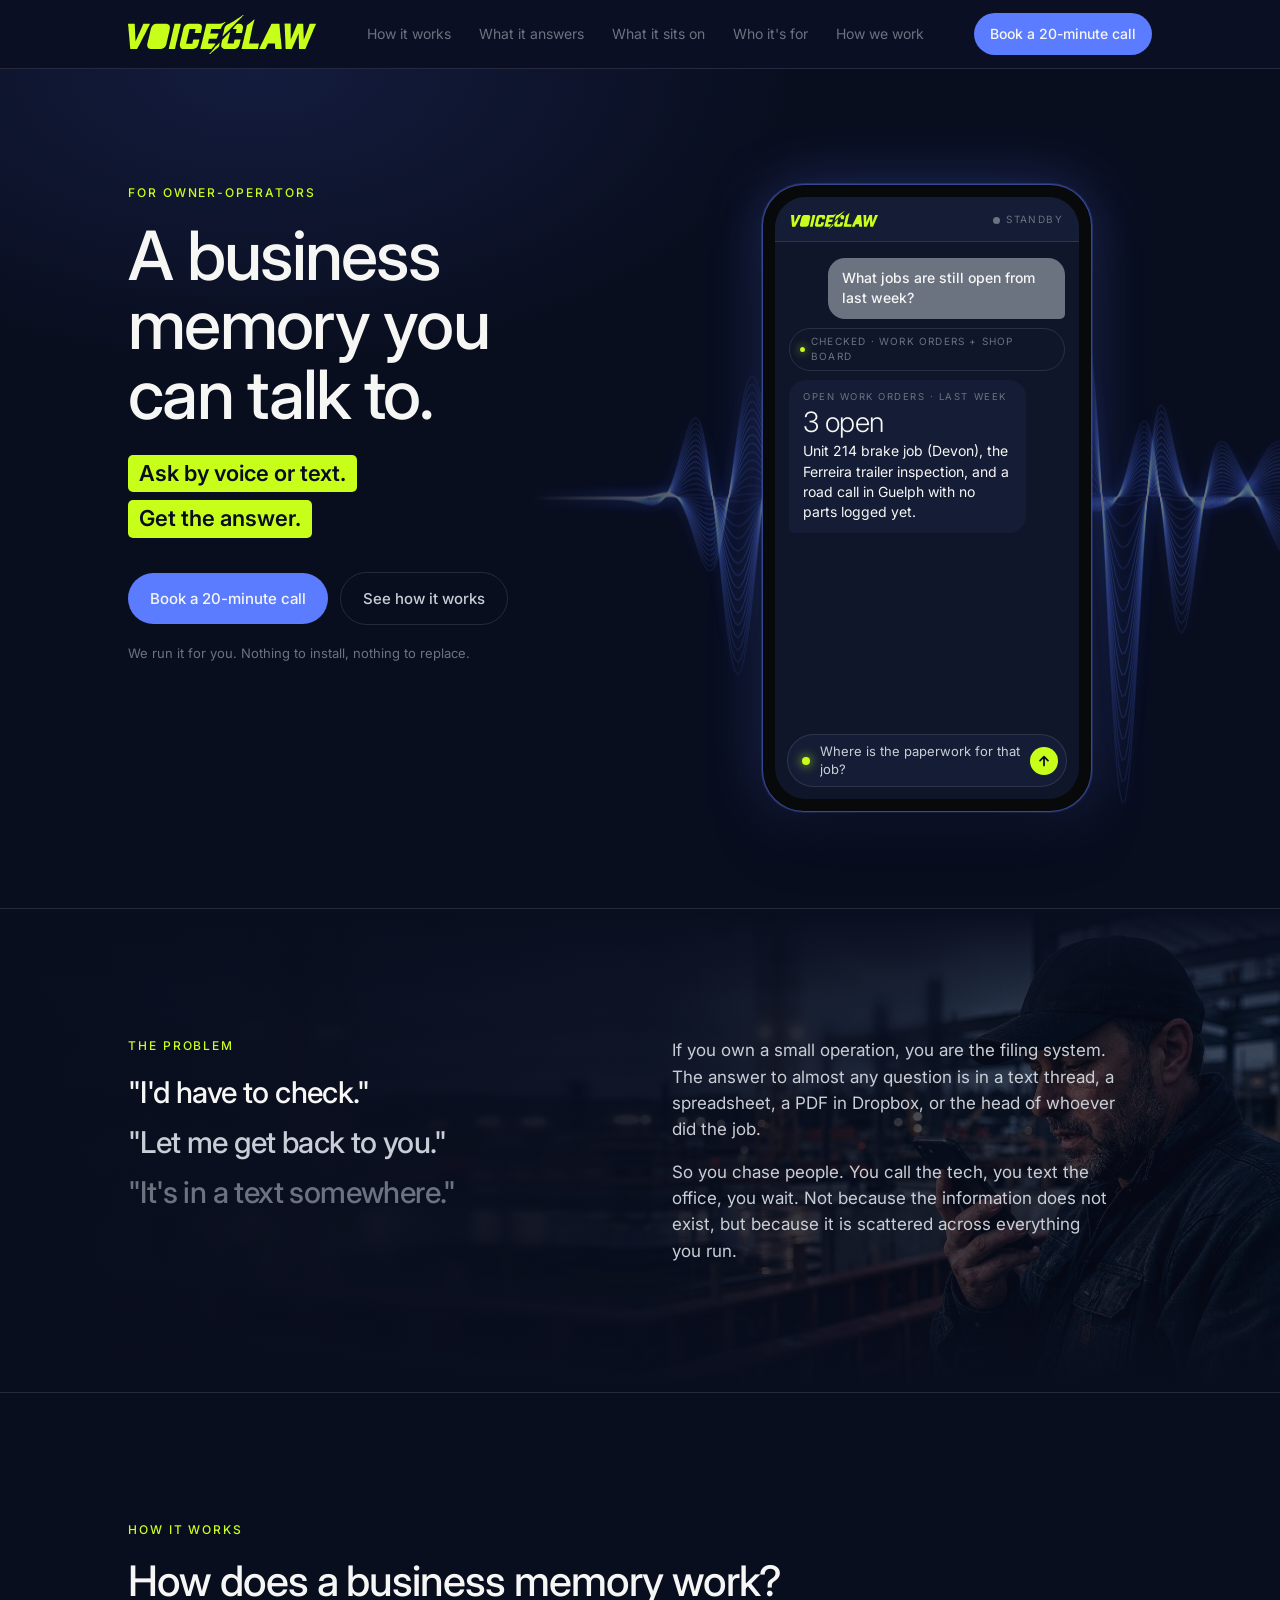
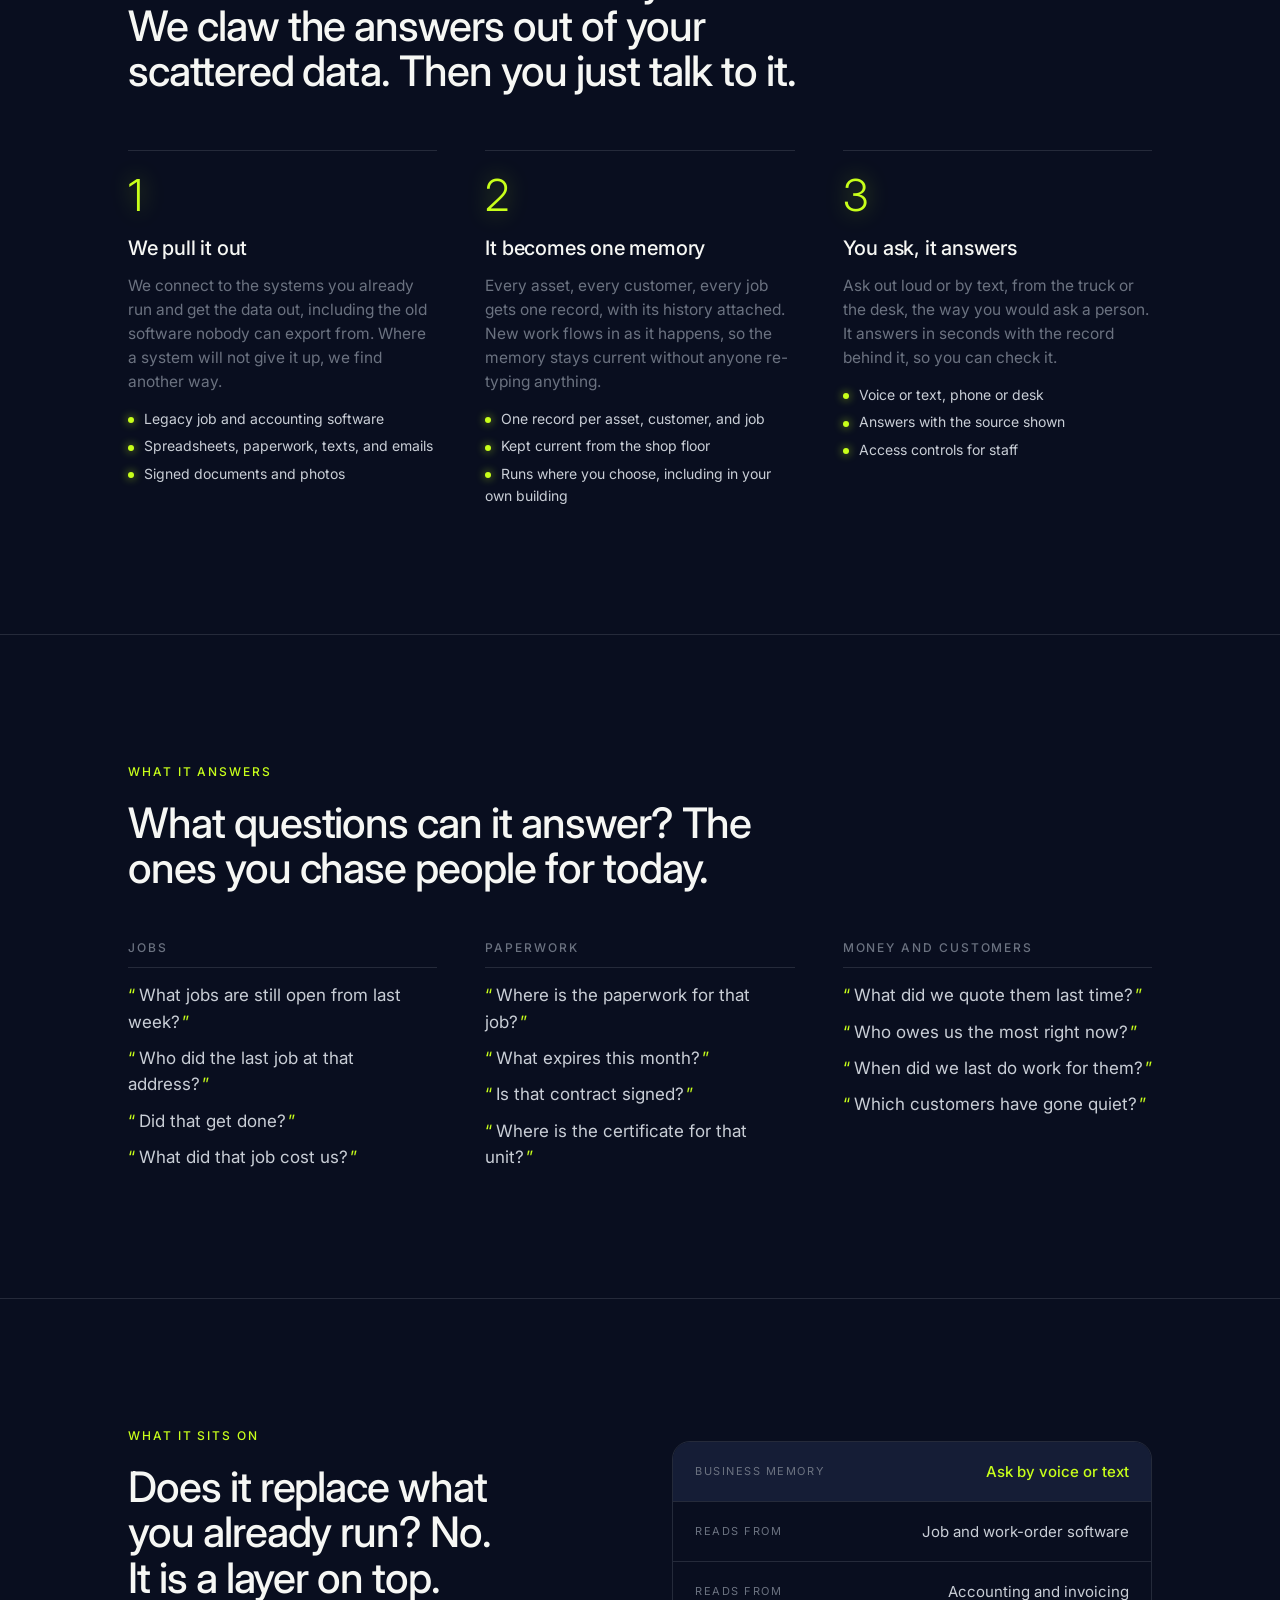
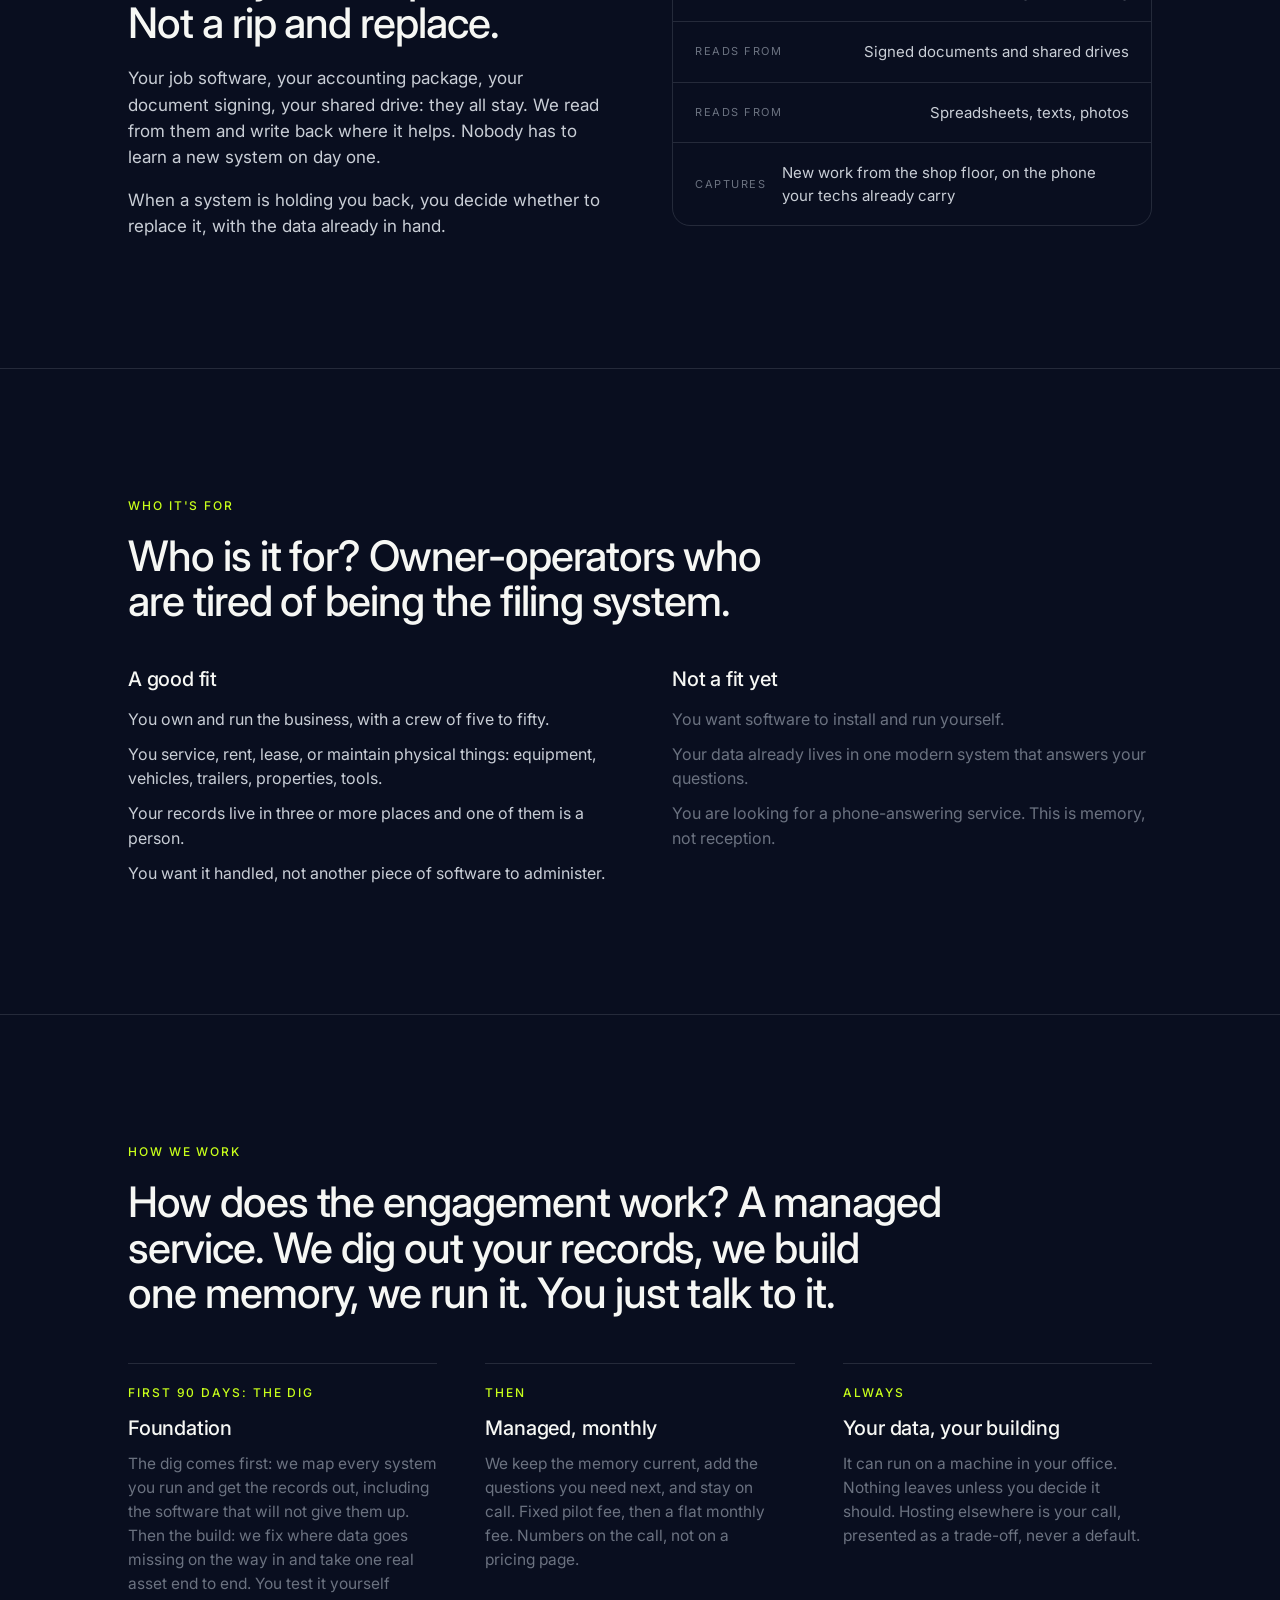
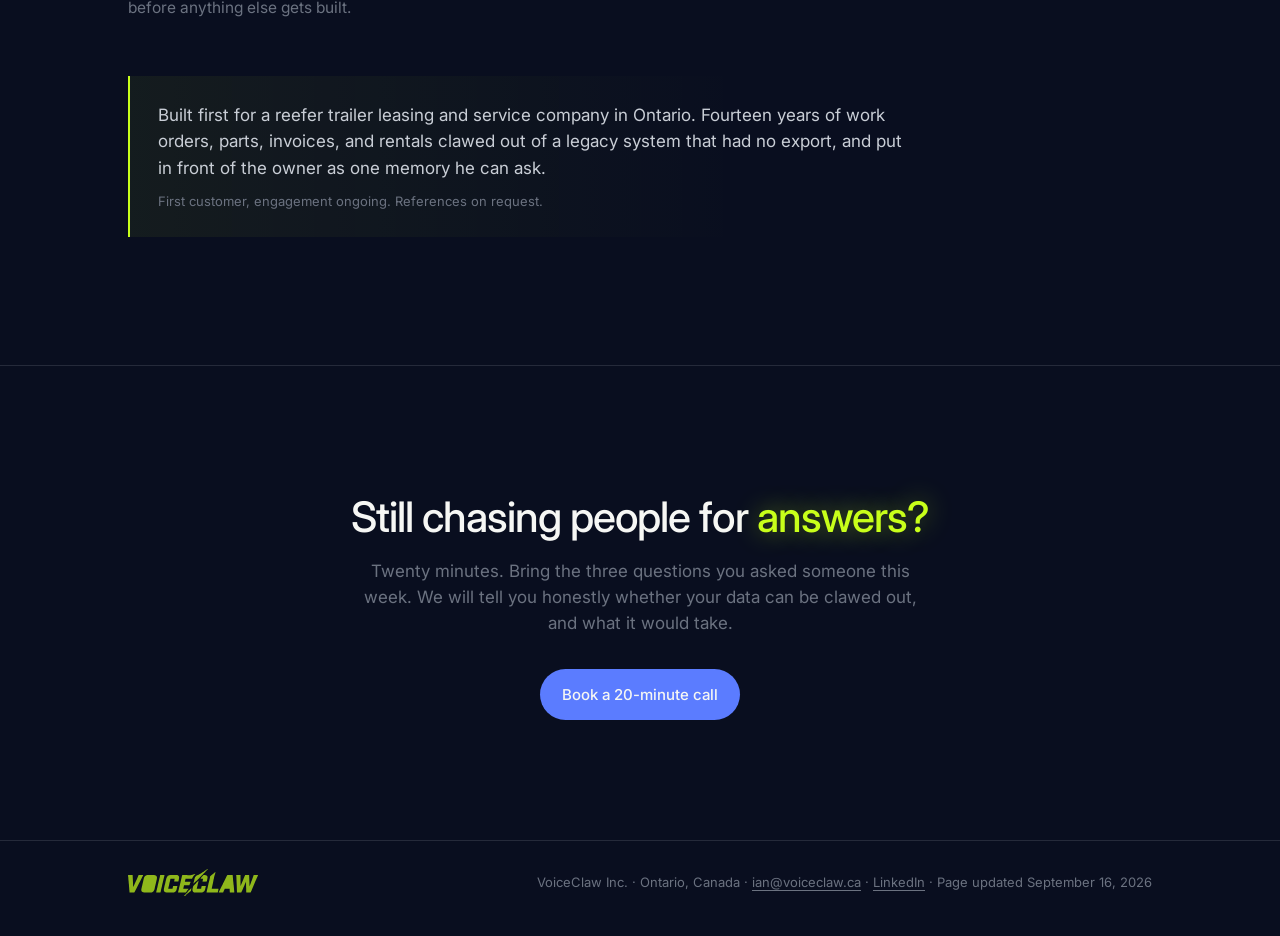
<file: index.html>
<!doctype html>
<html lang="en">
<head>
<meta charset="utf-8">
<meta name="viewport" content="width=device-width, initial-scale=1">
<title>VoiceClaw. A managed business memory you can talk to.</title>
<meta name="description" content="A managed business memory for owner-operators. We claw the answers out of your scattered data. Ask about any asset, customer, or job and get an answer by voice or text.">
<link rel="canonical" href="https://voiceclaw.ca/">
<meta property="og:type" content="website">
<meta property="og:site_name" content="VoiceClaw">
<meta property="og:title" content="VoiceClaw. A managed business memory you can talk to.">
<meta property="og:description" content="Ask about any asset, customer, or job and get an answer by voice or text instead of chasing people. A managed service for owner-operators. Ontario, Canada.">
<meta property="og:url" content="https://voiceclaw.ca/">
<meta property="og:image" content="https://voiceclaw.ca/assets/og-image.png">
<meta property="og:image:width" content="1200">
<meta property="og:image:height" content="630">
<meta property="og:image:alt" content="VoiceClaw. A managed business memory you can talk to.">
<meta property="og:locale" content="en_CA">
<meta name="twitter:card" content="summary_large_image">
<meta name="twitter:title" content="VoiceClaw. A managed business memory you can talk to.">
<meta name="twitter:description" content="Ask about any asset, customer, or job and get an answer by voice or text instead of chasing people.">
<meta name="twitter:image" content="https://voiceclaw.ca/assets/og-image.png">
<link rel="sitemap" type="application/xml" href="https://voiceclaw.ca/sitemap.xml">
<link rel="alternate" type="text/plain" href="https://voiceclaw.ca/llms.txt" title="llms.txt">
<script type="application/ld+json">
{
  "@context": "https://schema.org",
  "@graph": [
    {
      "@type": "Organization",
      "@id": "https://voiceclaw.ca/#organization",
      "name": "VoiceClaw",
      "legalName": "VoiceClaw Inc.",
      "url": "https://voiceclaw.ca/",
      "logo": {"@type": "ImageObject", "url": "https://voiceclaw.ca/assets/voiceclaw-logo.png", "width": 1915, "height": 377},
      "image": "https://voiceclaw.ca/assets/og-image.png",
      "description": "A managed business memory you can talk to. VoiceClaw pulls an owner-operator's records out of scattered systems, keeps them as one memory, and answers questions about any asset, customer, or job by voice or text.",
      "founder": {"@id": "https://voiceclaw.ca/#founder"},
      "address": {"@type": "PostalAddress", "addressRegion": "ON", "addressCountry": "CA"},
      "areaServed": ["CA", "US"],
      "email": "ian@voiceclaw.ca",
      "contactPoint": {"@type": "ContactPoint", "email": "ian@voiceclaw.ca", "contactType": "sales", "availableLanguage": ["English"], "url": "https://cal.com/ian-pilon/20min"},
      "sameAs": ["https://www.linkedin.com/company/voiceclaw"],
      "knowsAbout": ["business memory", "owner-operator businesses", "voice assistants for small business", "data extraction from legacy business software", "reefer trailer leasing and service"]
    },
    {
      "@type": "Person",
      "@id": "https://voiceclaw.ca/#founder",
      "name": "Ian Pilon",
      "jobTitle": "Founder",
      "email": "ian@voiceclaw.ca",
      "worksFor": {"@id": "https://voiceclaw.ca/#organization"},
      "url": "https://cal.com/ian-pilon/20min",
      "knowsAbout": ["business memory", "owner-operator businesses", "voice and text assistants", "legacy data extraction"]
    },
    {
      "@type": "WebSite",
      "@id": "https://voiceclaw.ca/#website",
      "url": "https://voiceclaw.ca/",
      "name": "VoiceClaw",
      "publisher": {"@id": "https://voiceclaw.ca/#organization"},
      "inLanguage": "en-CA"
    },
    {
      "@type": "WebPage",
      "@id": "https://voiceclaw.ca/#webpage",
      "url": "https://voiceclaw.ca/",
      "name": "VoiceClaw. A managed business memory you can talk to.",
      "isPartOf": {"@id": "https://voiceclaw.ca/#website"},
      "about": {"@id": "https://voiceclaw.ca/#service"},
      "datePublished": "2026-09-10",
      "dateModified": "2026-09-16",
      "speakable": {"@type": "SpeakableSpecification", "cssSelector": ["h1", ".hero .lead"]}
    },
    {
      "@type": "Service",
      "@id": "https://voiceclaw.ca/#service",
      "name": "VoiceClaw Business Memory",
      "serviceType": "Managed business memory",
      "provider": {"@id": "https://voiceclaw.ca/#organization"},
      "description": "A managed service that pulls a business's records out of its existing systems, keeps them as one memory, and answers questions about any asset, customer, or job by voice or text. A layer on top of the software the business already runs, not a replacement.",
      "audience": {"@type": "BusinessAudience", "name": "Owner-operators with a crew of five to fifty who service, rent, lease, or maintain physical things"},
      "areaServed": ["CA", "US"],
      "url": "https://voiceclaw.ca/",
      "offers": {"@type": "Offer", "description": "Fixed pilot fee for a 90-day foundation, then a flat monthly fee. Pricing is discussed on a 20-minute call.", "url": "https://cal.com/ian-pilon/20min"}
    },
    {
      "@type": "FAQPage",
      "@id": "https://voiceclaw.ca/#faq",
      "mainEntity": [
        {"@type": "Question", "name": "What is a managed business memory?", "acceptedAnswer": {"@type": "Answer", "text": "A managed business memory is one record of every asset, customer, and job in a business, with its history attached, that the owner can ask questions of by voice or text. VoiceClaw builds it from the systems the business already runs and keeps it current."}},
        {"@type": "Question", "name": "How does VoiceClaw work?", "acceptedAnswer": {"@type": "Answer", "text": "Three steps. VoiceClaw connects to the systems you already run and gets the data out, including legacy software with no export. Every asset, customer, and job becomes one record with its history. Then you ask out loud or by text and it answers in seconds with the source record shown."}},
        {"@type": "Question", "name": "What questions can it answer?", "acceptedAnswer": {"@type": "Answer", "text": "The questions owners chase people for today. Jobs: what is still open from last week, who did the last job at that address. Paperwork: where the paperwork for a job is, what expires this month, whether a contract is signed. Money and customers: what was quoted last time, who owes the most, which customers have gone quiet."}},
        {"@type": "Question", "name": "Does it replace the software we already run?", "acceptedAnswer": {"@type": "Answer", "text": "No. VoiceClaw is a layer on top of what you already run. Job software, accounting, document signing, and shared drives all stay. VoiceClaw reads from them and writes back where it helps."}},
        {"@type": "Question", "name": "Who is VoiceClaw for?", "acceptedAnswer": {"@type": "Answer", "text": "Owner-operators who own and run the business with a crew of five to fifty, service or rent or lease or maintain physical things, and keep records in three or more places where one of them is a person. It is not for people who want software to install themselves, or who want a phone-answering service."}},
        {"@type": "Question", "name": "How does the engagement work and what does it cost?", "acceptedAnswer": {"@type": "Answer", "text": "A 90-day foundation first: VoiceClaw maps every system, gets the data out, and takes one real asset end to end. Then a managed monthly service. Fixed pilot fee, then a flat monthly fee. Numbers are discussed on a 20-minute call, not published."}},
        {"@type": "Question", "name": "Where does the data live?", "acceptedAnswer": {"@type": "Answer", "text": "It can run on a machine in your own building. Nothing leaves unless you decide it should. Hosting elsewhere is your call, presented as a trade-off, never a default."}}
      ]
    }
  ]
}
</script>

<link rel="preconnect" href="https://fonts.googleapis.com">
<link rel="preconnect" href="https://fonts.gstatic.com" crossorigin>
<link href="https://fonts.googleapis.com/css2?family=Inter:wght@300;400;500;600&display=swap" rel="stylesheet">
<style>
  :root{
    --ground:#090E1F; --surface:#0F1629; --raised:#151D36; --line:rgba(107,114,128,.28);
    --ink:#F6F7F4; --ink-2:#C9CED6; --muted:#6B7280; --accent:#C8FF1A; --accent-ink:#090E1F;
    --glow:rgba(200,255,26,.45); --cta:#5B7CFF; --cta-ink:#F6F7F4; --cta-glow:rgba(91,124,255,.55); --max:1120px; --gutter:clamp(20px,4vw,48px);
  }
  *{box-sizing:border-box}
  html{scroll-behavior:smooth}
  body{margin:0;background:var(--ground);color:var(--ink);font-family:Inter,system-ui,-apple-system,sans-serif;font-size:17px;line-height:1.55;-webkit-font-smoothing:antialiased}
  a{color:inherit;text-decoration:none}
  .wrap{max-width:var(--max);margin:0 auto;padding:0 var(--gutter)}
  h1,h2,h3{margin:0;font-weight:500;letter-spacing:-.025em;text-wrap:balance}
  h1{font-size:clamp(38px,6vw,68px);line-height:1.02}
  h2{font-size:clamp(28px,4vw,42px);line-height:1.08}
  h3{font-size:20px;letter-spacing:-.01em}
  p{margin:0}
  .muted{color:var(--muted)}
  .kicker{display:block;font-size:12px;letter-spacing:.16em;text-transform:uppercase;color:var(--accent);margin-bottom:18px;font-weight:500}
  em.hl{font-style:normal;color:var(--accent);text-shadow:0 0 26px var(--glow)}
  .btn{display:inline-flex;align-items:center;gap:10px;padding:14px 22px;border-radius:999px;font-weight:500;font-size:15px;white-space:nowrap;transition:transform .15s ease,box-shadow .15s ease}
  .btn.primary{background:var(--cta);color:var(--cta-ink);box-shadow:0 0 0 0 var(--cta-glow)}
  .btn.primary:hover{transform:translateY(-1px);box-shadow:0 10px 30px -10px var(--cta-glow)}
  .btn.ghost{color:var(--ink-2);border:1px solid var(--line)}
  .btn.ghost:hover{border-color:var(--muted)}
  section{padding:clamp(72px,10vw,128px) 0;border-top:1px solid var(--line)}
  section.flush{border-top:0}

  /* nav */
  nav{position:sticky;top:0;z-index:10;background:rgba(13,17,38,.82);backdrop-filter:blur(12px);border-bottom:1px solid var(--line)}
  nav .wrap{display:flex;align-items:center;justify-content:space-between;height:68px;gap:24px}
  .logo{display:flex;align-items:center;color:var(--ink)}
  .logo img{height:39px;width:auto;display:block}
  nav ul{list-style:none;margin:0;padding:0;display:flex;gap:28px;font-size:14px;color:var(--muted)}
  nav ul a:hover{color:var(--ink)}
  nav .btn{padding:10px 16px;font-size:14px}
  @media (max-width:760px){nav ul,nav .btn{display:none}}

  /* hero */
  .hero{padding:clamp(64px,9vw,120px) 0 clamp(56px,8vw,96px);position:relative;overflow:hidden}
  .hero::before{content:"";position:absolute;inset:0;background:radial-gradient(60% 50% at 20% 0%,#141C3E 0%,transparent 70%);pointer-events:none}
  .hero .wrap{position:relative;display:grid;grid-template-columns:1.05fr .95fr;gap:clamp(32px,6vw,80px);align-items:start}
  @media (max-width:900px){.hero .wrap{grid-template-columns:1fr}}
  .hero p.lead{display:flex;flex-direction:column;align-items:flex-start;gap:8px;margin:26px 0 34px}
  .hero p.lead .ko{display:inline-block;background:var(--accent);color:var(--accent-ink);font-weight:600;font-size:clamp(18px,2vw,22px);line-height:1.25;padding:5px 11px;border-radius:5px}
  .cta{display:flex;gap:12px;flex-wrap:wrap;align-items:center}
  .cta small{display:block;width:100%;color:var(--muted);font-size:13px;margin-top:6px}
  @media (max-width:760px){
    .hero h1{font-size:min(38px,10vw)}
    .hero p.lead .ko{font-size:17px}
    .hero .cta .btn{width:100%;justify-content:center}
    .hero .cta small{text-align:center;text-wrap:balance}
  }

  /* the phone, lifted from voiceclaw.ca and recoloured to the cyan system */
  .hero-right{display:flex;flex-direction:column;align-items:center;position:relative}
  .hero-right .phone{position:relative;z-index:1;border-color:rgba(91,124,255,.55);box-shadow:0 32px 64px -24px rgba(0,0,0,.75),0 0 0 1px rgba(91,124,255,.25),0 0 60px -6px rgba(91,124,255,.35)}
  /* voice wave: thin glowing lines in the brand colours, breathing slowly behind the phone */
  .wave{position:absolute;left:-38%;top:50%;width:200%;height:160%;transform:translateY(-50%);z-index:0;pointer-events:none;opacity:.4}
  @media (max-width:900px){.wave{left:-20%;width:140%;height:110%;top:62%}}
  .phone{width:330px;max-width:100%;flex:0 0 auto;background:#08090b;border:1px solid rgba(138,147,184,.22);border-radius:42px;padding:12px;box-shadow:0 32px 64px -24px rgba(0,0,0,.75),inset 0 0 0 2px rgba(255,255,255,.02)}
  .phone-screen{background:var(--surface);border-radius:31px;overflow:hidden;display:flex;flex-direction:column;height:602px}
  .phone-bar{display:flex;align-items:center;justify-content:space-between;padding:14px 16px 12px;border-bottom:1px solid var(--line);background:var(--raised)}
  .pb-name img{height:18px;width:auto;display:block}
  .pb-sub{display:flex;align-items:center;gap:6px;font-size:10px;letter-spacing:.14em;text-transform:uppercase;color:var(--muted)}
  .live-dot{width:7px;height:7px;border-radius:50%;background:var(--muted);display:inline-block}
  .phone.live .live-dot{background:var(--accent);box-shadow:0 0 10px 2px var(--glow);animation:pulse 1.4s ease-in-out infinite}
  @keyframes pulse{0%,100%{opacity:1;transform:scale(1)}50%{opacity:.45;transform:scale(.78)}}
  .chat{flex:1;overflow-y:auto;padding:16px 14px;display:flex;flex-direction:column;gap:9px;scroll-behavior:smooth}
  .bubble{max-width:86%;padding:10px 14px;border-radius:17px;font-size:14px;line-height:1.45;overflow-wrap:anywhere;animation:pop .18s ease-out}
  .bubble.user{align-self:flex-end;background:var(--muted);color:var(--ink);border-bottom-right-radius:5px;font-weight:500}
  .bubble.bot{align-self:flex-start;background:var(--raised);color:var(--ink);border-bottom-left-radius:5px}
  .bubble.bot .lbl{display:block;font-size:9.5px;letter-spacing:.16em;text-transform:uppercase;color:var(--muted);margin-bottom:3px}
  .bubble.bot .big{display:block;font-size:28px;font-weight:300;letter-spacing:-.02em;line-height:1.1;margin-bottom:4px}
  .sys-lookup{align-self:flex-start;display:inline-flex;align-items:center;gap:6px;font-size:10px;letter-spacing:.12em;text-transform:uppercase;color:var(--muted);padding:5px 10px;border-radius:999px;border:1px solid var(--line);animation:pop .18s ease-out}
  .vdot{width:5px;height:5px;border-radius:50%;background:var(--accent);box-shadow:0 0 8px 1px var(--glow)}
  .typing{align-self:flex-start;background:var(--raised);border-radius:17px 17px 17px 5px;padding:11px 14px;display:inline-flex;gap:4px;animation:pop .18s ease-out}
  .typing span{width:6px;height:6px;border-radius:50%;background:var(--muted);animation:blink 1.2s ease infinite both}
  .typing span:nth-child(2){animation-delay:.2s}.typing span:nth-child(3){animation-delay:.4s}
  @keyframes blink{0%,80%,100%{opacity:.25;transform:translateY(0)}40%{opacity:1;transform:translateY(-2px)}}
  @keyframes pop{from{opacity:0;transform:translateY(4px)}to{opacity:1;transform:none}}
  .composer{display:flex;align-items:center;gap:10px;margin:10px 12px 12px;padding:8px 8px 8px 14px;border-radius:999px;background:var(--raised);border:1px solid var(--line);color:var(--ink);font:inherit;font-size:13.5px;text-align:left;cursor:pointer;transition:border-color .15s,box-shadow .15s}
  .composer:hover{border-color:var(--accent);box-shadow:0 0 0 3px rgba(200,255,26,.12)}
  .composer:disabled{cursor:default;opacity:.7}
  .composer .mic{flex:none;width:8px;height:8px;border-radius:50%;background:var(--accent);box-shadow:0 0 10px 2px var(--glow)}
  .cq-wrap{flex:1;min-width:0;overflow:hidden;min-height:20px;position:relative}
  .cq{display:block;color:var(--ink-2);line-height:1.35;font-size:13px}
  .cq.in{animation:cqin .32s cubic-bezier(.2,.7,.2,1) both}
  .cq.out{animation:cqout .22s ease-in both}
  .cq.sent{animation:cqsend .28s ease-in both}
  @keyframes cqin{from{opacity:0;transform:translateY(14px)}to{opacity:1;transform:none}}
  @keyframes cqout{from{opacity:1;transform:none}to{opacity:0;transform:translateY(-14px)}}
  @keyframes cqsend{from{opacity:1;transform:none}to{opacity:0;transform:translateY(-22px) scale(.96)}}
  .composer.hint{animation:hint 1.1s ease-out 1}
  @keyframes hint{0%{border-color:var(--line);box-shadow:0 0 0 0 rgba(200,255,26,0)}25%{border-color:var(--accent);box-shadow:0 0 0 4px rgba(200,255,26,.28)}100%{border-color:var(--line);box-shadow:0 0 0 0 rgba(200,255,26,0)}}
  @media (prefers-reduced-motion:reduce){.composer.hint{animation:none}}
  .composer .send{flex:none;width:28px;height:28px;border-radius:50%;background:var(--accent);color:var(--accent-ink);display:inline-flex;align-items:center;justify-content:center}
  .phone-cap{margin-top:18px;text-align:center;font-size:12.5px;color:var(--muted);letter-spacing:.02em;max-width:34ch}
  .phone-cap b{color:var(--ink);font-weight:500}
  @media (max-width:760px){.phone-screen{height:550px}}
  @media (prefers-reduced-motion:reduce){.phone.live .live-dot,.typing span{animation:none}}

  /* problem strip */
  .problem{position:relative;overflow:hidden}
  .problem::before{content:"";position:absolute;inset:0;pointer-events:none;
    background:linear-gradient(180deg,var(--ground) 0%,rgba(9,14,31,.35) 22%,rgba(9,14,31,.35) 78%,var(--ground) 100%),
               linear-gradient(90deg,var(--ground) 0%,rgba(9,14,31,.75) 30%,rgba(9,14,31,.45) 60%,rgba(9,14,31,.3) 100%),
               url("assets/hero-man.jpg") right center / cover no-repeat}
  .problem .wrap{position:relative;display:grid;grid-template-columns:1fr 1fr;gap:clamp(28px,5vw,64px);align-items:start}
  @media (max-width:820px){.problem .wrap{grid-template-columns:1fr}}
  .quotes{display:flex;flex-direction:column;gap:14px;font-size:clamp(22px,2.6vw,30px);font-weight:500;letter-spacing:-.02em;line-height:1.2}
  .quotes span:nth-child(2){color:var(--ink-2)}.quotes span:nth-child(3){color:var(--muted)}
  .problem p{color:var(--ink-2);max-width:460px;text-wrap:pretty}
  .problem p + p{margin-top:16px}

  /* how it works */
  .steps{display:grid;grid-template-columns:repeat(3,1fr);gap:clamp(24px,4vw,48px);margin-top:56px}
  @media (max-width:820px){.steps{grid-template-columns:1fr}}
  .step{border-top:1px solid var(--line);padding-top:22px}
  .step .n{display:block;font-size:44px;font-weight:300;color:var(--accent);text-shadow:0 0 22px var(--glow);letter-spacing:-.03em;line-height:1;margin-bottom:16px}
  .step h3{margin-bottom:10px}
  .step p{color:var(--muted);font-size:15.5px;text-wrap:pretty}
  .step ul{margin:14px 0 0;padding:0;list-style:none;color:var(--ink-2);font-size:14px;display:flex;flex-direction:column;gap:6px}
  .step ul li::before{content:"";display:inline-block;width:6px;height:6px;border-radius:50%;background:var(--accent);margin-right:10px;vertical-align:middle;box-shadow:0 0 8px 1px var(--glow)}

  /* what it answers */
  .bank{display:grid;grid-template-columns:repeat(3,1fr);gap:clamp(24px,4vw,48px);margin-top:48px}
  @media (max-width:820px){.bank{grid-template-columns:1fr}}
  .bank h3{font-size:12px;letter-spacing:.16em;text-transform:uppercase;color:var(--muted);font-weight:500;margin-bottom:14px;padding-bottom:10px;border-bottom:1px solid var(--line)}
  .bank ul{list-style:none;margin:0;padding:0;display:flex;flex-direction:column;gap:10px;font-size:17px;color:var(--ink-2)}
  .bank ul li::before{content:"“";color:var(--accent);margin-right:4px}
  .bank ul li::after{content:"”";color:var(--accent);margin-left:2px}

  /* on top of */
  .layer .wrap{display:grid;grid-template-columns:1fr 1fr;gap:clamp(28px,5vw,64px);align-items:center}
  @media (max-width:820px){.layer .wrap{grid-template-columns:1fr}}
  .layer p{color:var(--ink-2);text-wrap:pretty;max-width:480px}
  .layer p + p{margin-top:16px}
  .stack{display:flex;flex-direction:column;gap:0;border:1px solid var(--line);border-radius:18px;overflow:hidden}
  .stack > div{padding:18px 22px;display:flex;justify-content:space-between;align-items:center;gap:16px;font-size:15px}
  .stack > div + div{border-top:1px solid var(--line)}
  .stack .top{background:var(--raised)}
  .stack .top b{color:var(--accent);font-weight:500}
  .stack .lbl{font-size:11px;letter-spacing:.14em;text-transform:uppercase;color:var(--muted)}
  .stack .sys{color:var(--ink-2)}

  /* who */
  .who .cols{display:grid;grid-template-columns:1fr 1fr;gap:clamp(28px,5vw,64px);margin-top:40px}
  @media (max-width:820px){.who .cols{grid-template-columns:1fr}}
  .who h3{margin-bottom:12px}
  .who ul{margin:0;padding:0;list-style:none;display:flex;flex-direction:column;gap:10px;color:var(--ink-2);font-size:16px}
  .who ul.no{color:var(--muted)}

  /* engagement */
  .engage .row{display:grid;grid-template-columns:1fr 1fr 1fr;gap:clamp(24px,4vw,48px);margin-top:48px}
  @media (max-width:820px){.engage .row{grid-template-columns:1fr}}
  .engage .row > div{border-top:1px solid var(--line);padding-top:20px}
  .engage .t{display:block;font-size:12px;letter-spacing:.16em;text-transform:uppercase;color:var(--accent);margin-bottom:10px;font-weight:500}
  .engage h3{margin-bottom:8px}
  .engage p{color:var(--muted);font-size:15.5px;text-wrap:pretty}
  .proof{margin-top:56px;padding:26px 28px;border-left:2px solid var(--accent);background:linear-gradient(90deg,rgba(200,255,26,.06),transparent 60%);border-radius:0 14px 14px 0}
  .proof p{color:var(--ink-2);font-size:17px;max-width:760px;text-wrap:pretty}
  .proof small{display:block;color:var(--muted);font-size:13px;margin-top:10px}

  /* final cta */
  .final{text-align:center;padding-bottom:clamp(72px,10vw,120px)}
  .final h2{max-width:720px;margin:0 auto 18px}
  .final p{color:var(--muted);max-width:560px;margin:0 auto 32px;text-wrap:pretty}
  footer{border-top:1px solid var(--line);padding:28px 0 40px;color:var(--muted);font-size:13px}
  footer .wrap{display:flex;justify-content:space-between;gap:16px;flex-wrap:wrap;align-items:center}
  footer .logo img{height:27px;opacity:.7}
  footer a:not(.logo){text-decoration:underline;text-underline-offset:3px}
  footer a:not(.logo):hover{color:var(--ink)}
  @media (prefers-reduced-motion:reduce){.btn{transition:none}}
</style>
<script src="/assets/measure.js?v=1"></script>
</head>
<body>

<nav>
  <div class="wrap">
    <a class="logo" href="#top" aria-label="VoiceClaw"><img src="assets/voiceclaw-logo.svg" alt="VoiceClaw"></a>
    <ul>
      <li><a href="#how">How it works</a></li>
      <li><a href="#answers">What it answers</a></li>
      <li><a href="#layer">What it sits on</a></li>
      <li><a href="#who">Who it's for</a></li>
      <li><a href="#engage">How we work</a></li>
    </ul>
    <a class="btn primary" href="https://cal.com/ian-pilon/20min">Book a 20-minute call</a>
  </div>
</nav>

<header class="hero" id="top">
  <div class="wrap">
    <div>
      <span class="kicker">For owner-operators</span>
      <h1>A business memory you can talk to.</h1>
      <p class="lead"><span class="ko">Ask by voice or text.</span><span class="ko">Get the answer.</span></p>
      <div class="cta">
        <a class="btn primary" href="https://cal.com/ian-pilon/20min">Book a 20-minute call</a>
        <a class="btn ghost" href="#how">See how it works</a>
        <small>We run it for you. Nothing to install, nothing to replace.</small>
      </div>
    </div>

    <div class="hero-right">
      <canvas class="wave" id="wave" aria-hidden="true"></canvas>
      <div class="phone" id="phone" aria-label="Example conversation with the business memory">
        <div class="phone-screen">
          <div class="phone-bar">
            <div class="pb-name"><img src="assets/voiceclaw-logo.svg" alt="VoiceClaw"></div>
            <div class="pb-sub"><span class="live-dot"></span><span id="phoneState">standby</span></div>
          </div>
          <div class="chat" id="chat"></div>
          <button class="composer" id="composer" type="button" aria-label="Send the suggested question">
            <span class="mic" aria-hidden="true"></span>
            <span class="cq-wrap"><span class="cq" id="cq">Ask by voice or text</span></span>
            <span class="send" aria-hidden="true"><svg viewBox="0 0 16 16" width="14" height="14" fill="none" stroke="currentColor" stroke-width="2" stroke-linecap="round" stroke-linejoin="round"><path d="M8 13V3M3.5 7.5 8 3l4.5 4.5"/></svg></span>
          </button>
        </div>
      </div>
    </div>
  </div>
</header>

<section class="problem">
  <div class="wrap">
    <div>
      <span class="kicker">The problem</span>
      <div class="quotes"><span>"I'd have to check."</span><span>"Let me get back to you."</span><span>"It's in a text somewhere."</span></div>
    </div>
    <div>
      <p>If you own a small operation, you are the filing system. The answer to almost any question is in a text thread, a spreadsheet, a PDF in Dropbox, or the head of whoever did the job.</p>
      <p>So you chase people. You call the tech, you text the office, you wait. Not because the information does not exist, but because it is scattered across everything you run.</p>
    </div>
  </div>
</section>

<section id="how">
  <div class="wrap">
    <span class="kicker">How it works</span>
    <h2>How does a business memory work? We claw the answers out of your scattered data. Then you just talk to it.</h2>
    <div class="steps">
      <div class="step"><span class="n">1</span><h3>We pull it out</h3><p>We connect to the systems you already run and get the data out, including the old software nobody can export from. Where a system will not give it up, we find another way.</p>
        <ul><li>Legacy job and accounting software</li><li>Spreadsheets, paperwork, texts, and emails</li><li>Signed documents and photos</li></ul></div>
      <div class="step"><span class="n">2</span><h3>It becomes one memory</h3><p>Every asset, every customer, every job gets one record, with its history attached. New work flows in as it happens, so the memory stays current without anyone re-typing anything.</p>
        <ul><li>One record per asset, customer, and job</li><li>Kept current from the shop floor</li><li>Runs where you choose, including in your own building</li></ul></div>
      <div class="step"><span class="n">3</span><h3>You ask, it answers</h3><p>Ask out loud or by text, from the truck or the desk, the way you would ask a person. It answers in seconds with the record behind it, so you can check it.</p>
        <ul><li>Voice or text, phone or desk</li><li>Answers with the source shown</li><li>Access controls for staff</li></ul></div>
    </div>
  </div>
</section>

<section id="answers">
  <div class="wrap">
    <span class="kicker">What it answers</span>
    <h2>What questions can it answer? The ones you chase people for today.</h2>
    <div class="bank">
      <div><h3>Jobs</h3><ul><li>What jobs are still open from last week?</li><li>Who did the last job at that address?</li><li>Did that get done?</li><li>What did that job cost us?</li></ul></div>
      <div><h3>Paperwork</h3><ul><li>Where is the paperwork for that job?</li><li>What expires this month?</li><li>Is that contract signed?</li><li>Where is the certificate for that unit?</li></ul></div>
      <div><h3>Money and customers</h3><ul><li>What did we quote them last time?</li><li>Who owes us the most right now?</li><li>When did we last do work for them?</li><li>Which customers have gone quiet?</li></ul></div>
    </div>
  </div>
</section>

<section id="layer" class="layer">
  <div class="wrap">
    <div>
      <span class="kicker">What it sits on</span>
      <h2>Does it replace what you already run? No. It is a layer on top. Not a rip and replace.</h2>
      <p style="margin-top:20px">Your job software, your accounting package, your document signing, your shared drive: they all stay. We read from them and write back where it helps. Nobody has to learn a new system on day one.</p>
      <p>When a system is holding you back, you decide whether to replace it, with the data already in hand.</p>
    </div>
    <div class="stack" aria-label="The memory sits above your existing systems">
      <div class="top"><span class="lbl">Business memory</span><b>Ask by voice or text</b></div>
      <div><span class="lbl">Reads from</span><span class="sys">Job and work-order software</span></div>
      <div><span class="lbl">Reads from</span><span class="sys">Accounting and invoicing</span></div>
      <div><span class="lbl">Reads from</span><span class="sys">Signed documents and shared drives</span></div>
      <div><span class="lbl">Reads from</span><span class="sys">Spreadsheets, texts, photos</span></div>
      <div><span class="lbl">Captures</span><span class="sys">New work from the shop floor, on the phone your techs already carry</span></div>
    </div>
  </div>
</section>

<section id="who" class="who">
  <div class="wrap">
    <span class="kicker">Who it's for</span>
    <h2>Who is it for? Owner-operators who are tired of being the filing system.</h2>
    <div class="cols">
      <div><h3>A good fit</h3><ul>
        <li>You own and run the business, with a crew of five to fifty.</li>
        <li>You service, rent, lease, or maintain physical things: equipment, vehicles, trailers, properties, tools.</li>
        <li>Your records live in three or more places and one of them is a person.</li>
        <li>You want it handled, not another piece of software to administer.</li>
      </ul></div>
      <div><h3>Not a fit yet</h3><ul class="no">
        <li>You want software to install and run yourself.</li>
        <li>Your data already lives in one modern system that answers your questions.</li>
        <li>You are looking for a phone-answering service. This is memory, not reception.</li>
      </ul></div>
    </div>
  </div>
</section>

<section id="engage" class="engage">
  <div class="wrap">
    <span class="kicker">How we work</span>
    <h2>How does the engagement work? A managed service. We dig out your records, we build one memory, we run it. You just talk to it.</h2>
    <div class="row">
      <div><span class="t">First 90 days: the dig</span><h3>Foundation</h3><p>The dig comes first: we map every system you run and get the records out, including the software that will not give them up. Then the build: we fix where data goes missing on the way in and take one real asset end to end. You test it yourself before anything else gets built.</p></div>
      <div><span class="t">Then</span><h3>Managed, monthly</h3><p>We keep the memory current, add the questions you need next, and stay on call. Fixed pilot fee, then a flat monthly fee. Numbers on the call, not on a pricing page.</p></div>
      <div><span class="t">Always</span><h3>Your data, your building</h3><p>It can run on a machine in your office. Nothing leaves unless you decide it should. Hosting elsewhere is your call, presented as a trade-off, never a default.</p></div>
    </div>
    <div class="proof">
      <p>Built first for a reefer trailer leasing and service company in Ontario. Fourteen years of work orders, parts, invoices, and rentals clawed out of a legacy system that had no export, and put in front of the owner as one memory he can ask.</p>
      <small>First customer, engagement ongoing. References on request.</small>
    </div>
  </div>
</section>

<section class="final" id="book">
  <div class="wrap">
    <h2>Still chasing people for <em class="hl">answers?</em></h2>
    <p>Twenty minutes. Bring the three questions you asked someone this week. We will tell you honestly whether your data can be clawed out, and what it would take.</p>
    <a class="btn primary" href="https://cal.com/ian-pilon/20min">Book a 20-minute call</a>
  </div>
</section>

<footer>
  <div class="wrap">
    <a class="logo" href="#top" aria-label="VoiceClaw"><img src="assets/voiceclaw-logo.svg" alt="VoiceClaw"></a>
    <span>VoiceClaw Inc. · Ontario, Canada · <!--email_off--><a href="mailto:ian@voiceclaw.ca">ian@voiceclaw.ca</a><!--/email_off--> · <a href="https://www.linkedin.com/company/voiceclaw">LinkedIn</a> · Page updated <time datetime="2026-09-16">September 16, 2026</time></span>
  </div>
</footer>

<script>
(function () {
  // the phone plays scenarios. the composer at the bottom offers the next question, cycles on its own, and sends on tap.
  var SCENARIOS = [
    [ { t: 'user',   text: 'What jobs are still open from last week?' },
      { t: 'lookup', text: 'checked · work orders + shop board' },
      { t: 'bot',    lbl: 'Open work orders · last week', big: '3 open', text: 'Unit 214 brake job (Devon), the Ferreira trailer inspection, and a road call in Guelph with no parts logged yet.' } ],
    [ { t: 'user',   text: 'Where is the paperwork for that job?' },
      { t: 'lookup', text: 'checked · files + photos' },
      { t: 'bot',    lbl: 'Unit 214 · brake job', big: 'On file', text: 'Signed work order and two photos from Devon\'s phone, added Tuesday 4:12 pm. Safety certificate due Oct 14.' } ],
    [ { t: 'user',   text: 'What did we quote them last time?' },
      { t: 'lookup', text: 'checked · quotes + email' },
      { t: 'bot',    lbl: 'Larkspur Farms · quote, Mar 3', big: '$4,850', text: 'Reefer service, two units, parts included. Sent by email, never signed. Vanessa can resend it.' } ],
    [ { t: 'user',   text: 'Who owes us the most right now?' },
      { t: 'lookup', text: 'checked · accounting' },
      { t: 'bot',    lbl: 'Receivables · today', big: '$18,200', text: 'Coldbrook Haulage, 74 days. Three invoices. Last payment came in June.' } ]
  ];
  var chat = document.getElementById('chat');
  var phone = document.getElementById('phone');
  var state = document.getElementById('phoneState');
  var composer = document.getElementById('composer');
  var cq = document.getElementById('cq');
  var playing = false;
  var queue = [1, 2, 3];        // suggestions not yet sent
  var current = null;           // scenario index sitting in the composer
  var rotateTimer = null;
  var MAX_BUBBLES = 6;          // keep the chat to the last two exchanges

  function el(cls, html) { var d = document.createElement('div'); d.className = cls; d.innerHTML = html; return d; }
  function wait(ms) { return new Promise(function (r) { setTimeout(r, ms); }); }
  function esc(t) { return t.replace(/&/g,'&amp;').replace(/</g,'&lt;'); }
  function trim() {
    var kids = chat.children;
    while (kids.length > MAX_BUBBLES) chat.removeChild(kids[0]);
  }
  function setSuggestion(i, animate) {
    current = i;
    var text = i === null ? 'Ask by voice or text' : SCENARIOS[i][0].text;
    if (!animate) { cq.className = 'cq'; cq.textContent = text; return; }
    cq.className = 'cq out';
    setTimeout(function () {
      cq.textContent = text; cq.className = 'cq in';
      if (i !== null) { composer.classList.remove('hint'); void composer.offsetWidth; composer.classList.add('hint'); }
    }, 220);
  }
  function nextIndex() {
    if (queue.length === 0) queue = [1, 2, 3];
    var pos = current === null ? -1 : queue.indexOf(current);
    return queue[(pos + 1) % queue.length];
  }
  function startRotate() {
    stopRotate();
    rotateTimer = setInterval(function () { if (!playing) setSuggestion(nextIndex(), true); }, 4200);
  }
  function stopRotate() { if (rotateTimer) { clearInterval(rotateTimer); rotateTimer = null; } }

  async function play(i) {
    if (playing) return;
    playing = true; stopRotate();
    composer.disabled = true;
    phone.classList.add('live'); state.textContent = 'live';
    var steps = SCENARIOS[i];
    for (var s = 0; s < steps.length; s++) {
      var step = steps[s];
      if (step.t === 'user') {
        chat.appendChild(el('bubble user', esc(step.text))); trim();
        chat.scrollTop = chat.scrollHeight; await wait(750);
      } else if (step.t === 'lookup') {
        chat.appendChild(el('sys-lookup', '<span class="vdot"></span>' + esc(step.text))); trim();
        chat.scrollTop = chat.scrollHeight; await wait(950);
        var ty = el('typing', '<span></span><span></span><span></span>');
        chat.appendChild(ty); chat.scrollTop = chat.scrollHeight; await wait(950); ty.remove();
      } else {
        chat.appendChild(el('bubble bot', '<span class="lbl">' + esc(step.lbl) + '</span><span class="big">' + esc(step.big) + '</span>' + esc(step.text))); trim();
        chat.scrollTop = chat.scrollHeight;
      }
    }
    phone.classList.remove('live'); state.textContent = 'standby';
    playing = false; composer.disabled = false;
    queue = queue.filter(function (q) { return q !== i; });
    setSuggestion(nextIndex(), true);
    startRotate();
  }

  composer.addEventListener('click', function () {
    if (playing || current === null) return;
    var i = current;
    cq.className = 'cq sent';                       // the suggestion lifts out of the box
    setTimeout(function () { cq.textContent = ''; play(i); }, 260);
  });

  window.addEventListener('load', function () {
    setSuggestion(null, false);
    setTimeout(async function () {
      await play(0);                                 // opening scenario, then the composer takes over
    }, 900);
  });
})();
</script>

<script>
(function(){
  // Voice wave behind the hero phone. Two bundles of thin lines, chartreuse and indigo, drifting slowly.
  var c=document.getElementById('wave'); if(!c) return;
  var ctx=c.getContext('2d'), W=0,H=0,dpr=1, t=0;
  var reduce=window.matchMedia('(prefers-reduced-motion: reduce)').matches;
  function size(){ var r=c.getBoundingClientRect(); dpr=Math.min(window.devicePixelRatio||1,2); W=Math.max(1,Math.round(r.width)); H=Math.max(1,Math.round(r.height)); c.width=W*dpr; c.height=H*dpr; ctx.setTransform(dpr,0,0,dpr,0,0); }
  // speech-like wave: a flat baseline with a few tall, narrow bursts. The line bundle converges on the
  // baseline and fans out in proportion to the amplitude, so quiet stretches are a single line and peaks bloom.
  function amp(u,ph,sp){
    var a=0, bursts=[[0.22,0.55,0.040,9],[0.40,1.00,0.032,12],[0.52,0.62,0.045,7],[0.68,0.85,0.034,10],[0.84,0.40,0.050,6]];
    for(var j=0;j<bursts.length;j++){
      var b=bursts[j], c=b[0]+0.035*Math.sin(t*0.35*sp+j*1.7+ph), g=Math.exp(-((u-c)*(u-c))/(2*b[2]*b[2]));
      var breathe=0.65+0.35*Math.sin(t*0.9*sp+j*2.3+ph);
      a+=b[1]*g*breathe*Math.sin(u*b[3]*6.283+t*1.6*sp+ph+j);
    }
    return a;
  }
  function bundle(color,lines,ph,scale,sp){
    for(var k=0;k<lines;k++){
      var off=(k-(lines-1)/2)/(lines-1);
      ctx.beginPath();
      for(var x=0;x<=W;x+=3){
        var u=x/W, a=amp(u,ph,sp)*scale, edge=Math.min(1,Math.min(u,1-u)*6);
        var y=H/2 + a*(1+off*1.9)*edge + off*2.5;
        x?ctx.lineTo(x,y):ctx.moveTo(x,y);
      }
      ctx.strokeStyle=color; ctx.lineWidth=1.2; ctx.globalAlpha=0.30+0.26*(1-Math.abs(off)*2); ctx.stroke();
    }
  }
  function frame(){
    ctx.clearRect(0,0,W,H); ctx.globalCompositeOperation='lighter'; ctx.shadowBlur=16;
    ctx.shadowColor='rgba(91,124,255,.65)'; bundle('#5B7CFF',15,0.0,H*0.19,1.0);
    ctx.shadowColor='rgba(91,124,255,.65)'; bundle('#5B7CFF',15,2.4,H*0.16,0.8);
    ctx.shadowBlur=0; ctx.globalAlpha=1; ctx.globalCompositeOperation='destination-in';
    var g=ctx.createLinearGradient(0,0,W,0); g.addColorStop(0,'rgba(0,0,0,0)'); g.addColorStop(0.18,'rgba(0,0,0,1)'); g.addColorStop(0.82,'rgba(0,0,0,1)'); g.addColorStop(1,'rgba(0,0,0,0)');
    ctx.fillStyle=g; ctx.fillRect(0,0,W,H); ctx.globalCompositeOperation='source-over';
    t+=0.026; if(!reduce) requestAnimationFrame(frame);
  }
  size(); window.addEventListener('resize',function(){size(); if(reduce) frame();}); frame();
})();
</script>
</body>
</html>
</file>
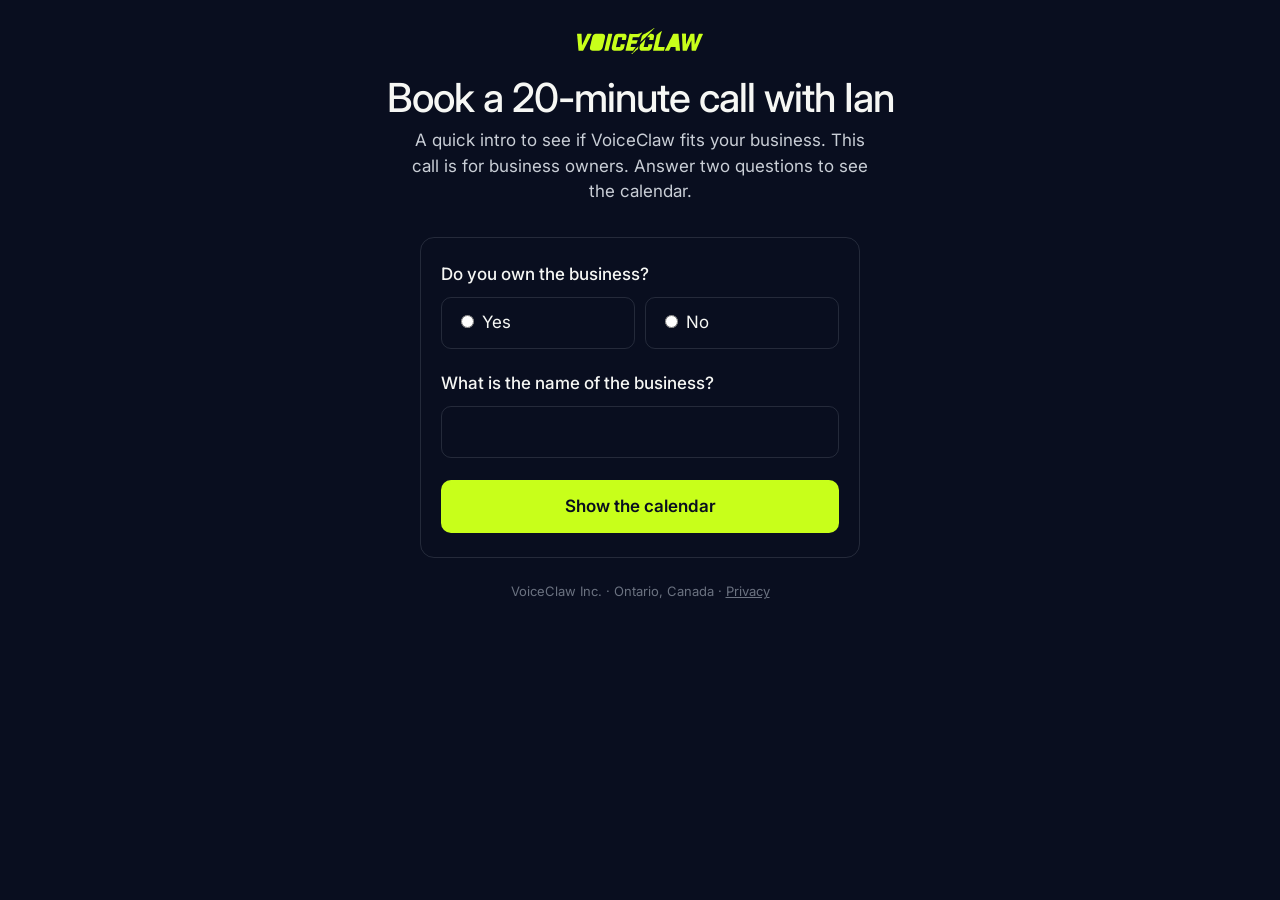
<file: book/index.html>
<!doctype html>
<html lang="en">
<head>
<meta charset="utf-8">
<meta name="viewport" content="width=device-width, initial-scale=1">
<title>Book a 20-minute call with Ian. VoiceClaw.</title>
<meta name="description" content="Pick a time for a 20-minute intro call with Ian Pilon to see if a business memory you can talk to fits your business.">
<meta name="robots" content="noindex, nofollow">
<link rel="preconnect" href="https://fonts.googleapis.com">
<link rel="preconnect" href="https://fonts.gstatic.com" crossorigin>
<link href="https://fonts.googleapis.com/css2?family=Inter:wght@300;400;500;600&display=swap" rel="stylesheet">
<style>
  :root{--ground:#090E1F;--line:rgba(107,114,128,.28);--ink:#F6F7F4;--ink-2:#C9CED6;--muted:#6B7280;--accent:#C8FF1A}
  *{box-sizing:border-box}
  body{margin:0;background:var(--ground);color:var(--ink);font-family:Inter,system-ui,-apple-system,sans-serif;font-size:17px;line-height:1.5;-webkit-font-smoothing:antialiased}
  header{max-width:980px;margin:0 auto;padding:28px 20px 8px;text-align:center}
  header img{height:26px;display:block;margin:0 auto 22px}
  h1{margin:0 0 8px;font-weight:500;letter-spacing:-.025em;font-size:clamp(28px,5vw,40px);line-height:1.1;text-wrap:balance}
  p{margin:0 auto;color:var(--ink-2);max-width:44ch;text-wrap:pretty}
  #cal{max-width:980px;margin:0 auto;min-height:620px;padding:0 8px}
  #gate,#notowner{max-width:440px;margin:24px auto 0;padding:24px 20px;border:1px solid var(--line);border-radius:14px;text-align:left}
  #gate legend,#gate label{display:block;padding:0;margin:0 0 10px;color:var(--ink);font-weight:500}
  #gate fieldset{border:0;padding:0;margin:0 0 22px}
  .choice{display:flex;gap:10px}
  #gate .choice label{flex:1;margin:0;padding:12px 14px;border:1px solid var(--line);border-radius:10px;font-weight:400;cursor:pointer}
  #gate .choice label:has(input:checked){border-color:var(--accent)}
  .choice input{accent-color:var(--accent);margin-right:8px}
  #gate input[type=text]{width:100%;padding:12px 14px;border:1px solid var(--line);border-radius:10px;background:transparent;color:var(--ink);font:inherit}
  #gate button{width:100%;margin-top:22px;padding:14px;border:0;border-radius:10px;background:var(--accent);color:#090E1F;font:inherit;font-weight:600;cursor:pointer}
  #gate-error{margin:12px 0 0;max-width:none;color:var(--ink);font-size:15px}
  #notowner p{margin:0;max-width:none}
  #notowner p+p{margin-top:10px}
  [hidden]{display:none!important}
  footer{text-align:center;color:var(--muted);font-size:13px;padding:24px 20px 40px}
  footer a{color:var(--muted)}
</style>
</head>
<body>
<header>
  <a href="/"><img src="/assets/voiceclaw-logo.svg" alt="VoiceClaw"></a>
  <h1>Book a 20-minute call with Ian</h1>
  <p id="intro">A quick intro to see if VoiceClaw fits your business. This call is for business owners. Answer two questions to see the calendar.</p>
</header>
<form id="gate" novalidate>
  <fieldset>
    <legend>Do you own the business?</legend>
    <div class="choice">
      <label><input type="radio" name="owner" value="Yes">Yes</label>
      <label><input type="radio" name="owner" value="No">No</label>
    </div>
  </fieldset>
  <label for="business">What is the name of the business?</label>
  <input type="text" id="business" name="business" autocomplete="organization" maxlength="80">
  <p id="gate-error" role="alert" hidden>Answer both questions to see the calendar.</p>
  <button type="submit">Show the calendar</button>
</form>
<div id="notowner" hidden>
  <p>This call is for the owner of the business.</p>
  <p>If the owner wants to see VoiceClaw, send them this page and they can pick a time.</p>
</div>
<div id="cal" hidden></div>
<footer>VoiceClaw Inc. · Ontario, Canada · <a href="/privacy/">Privacy</a></footer>

<script src="/assets/measure.js?v=1"></script>
<script>
  // Cal.com inline embed loader, as published by Cal.com.
  (function (C, A, L) { var p = function (a, ar) { a.q.push(ar); }; var d = C.document; C.Cal = C.Cal || function () { var cal = C.Cal; var ar = arguments; if (!cal.loaded) { cal.ns = {}; cal.q = cal.q || []; d.head.appendChild(d.createElement("script")).src = A; cal.loaded = true; } if (ar[0] === L) { var api = function () { p(api, arguments); }; var namespace = ar[1]; api.q = api.q || []; if (typeof namespace === "string") { cal.ns[namespace] = cal.ns[namespace] || api; p(cal.ns[namespace], ar); p(cal, ["initNamespace", namespace]); } else p(cal, ar); return; } p(cal, ar); }; })(window, "https://app.cal.com/embed/embed.js", "init");
  Cal("init", "intro", { origin: "https://cal.com" });
  Cal.ns.intro("ui", { theme: "dark", hideEventTypeDetails: false, layout: "month_view" });

  // The calendar is shown only to a visitor who says they own the business. The two answers are carried into the Cal.com form.
  var gate = document.getElementById('gate');
  gate.addEventListener('submit', function (e) {
    e.preventDefault();
    var owner = (gate.querySelector('input[name=owner]:checked') || {}).value;
    var business = document.getElementById('business').value.trim();
    if (!owner || business.length < 2) { document.getElementById('gate-error').hidden = false; return; }
    gate.hidden = true;
    if (owner !== 'Yes') {
      document.getElementById('notowner').hidden = false;
      posthog.capture('book_gate_not_owner');
      return;
    }
    posthog.capture('book_gate_owner');
    document.getElementById('intro').textContent = 'A quick intro to see if VoiceClaw fits your business. Pick a time below.';
    document.getElementById('cal').hidden = false;
    Cal.ns.intro("inline", { elementOrSelector: "#cal", calLink: "ian-pilon/20min", config: { layout: "month_view", theme: "dark", "Business-name": business, "is-owner": "Yes" } });
  });

  // A confirmed booking is reported once: Schedule to the Meta Pixel (what the ads optimize for), booked_call to PostHog.
  var reported = false;
  function booked() {
    if (reported) return; reported = true;
    fbq('track', 'Schedule');
    posthog.capture('booked_call');
  }
  Cal.ns.intro("on", { action: "bookingSuccessfulV2", callback: booked });
  Cal.ns.intro("on", { action: "bookingSuccessful", callback: booked });
</script>
</body>
</html>
</file>
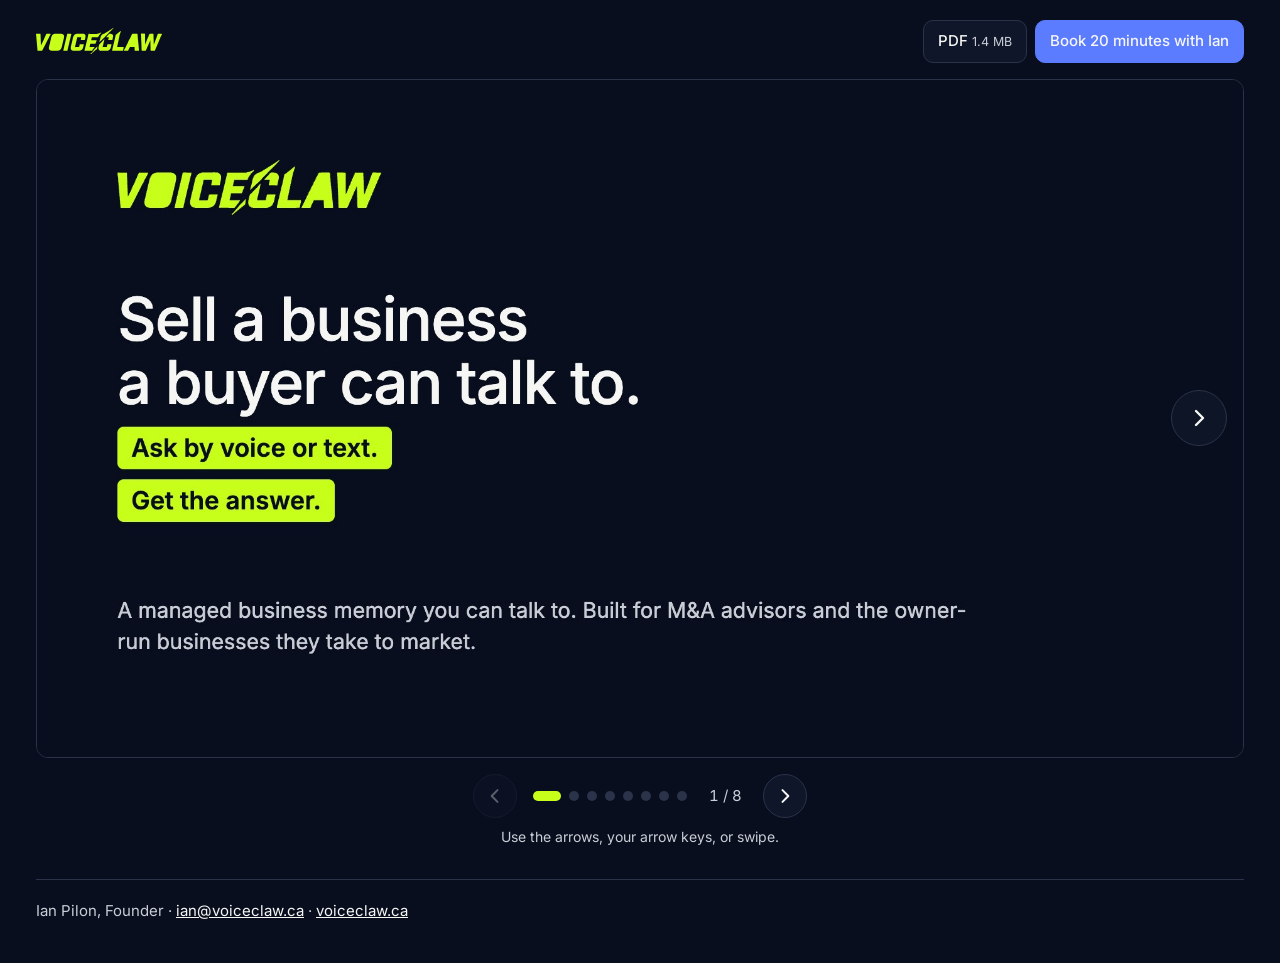
<file: deck/index.html>
<!doctype html>
<html lang="en">
<head>
<meta charset="utf-8">
<meta name="viewport" content="width=device-width, initial-scale=1">
<title>VoiceClaw deck. Sell a business a buyer can talk to.</title>
<meta name="description" content="The VoiceClaw deck for M&amp;A advisors: a managed business memory that owner-run businesses can hand to a buyer. Eight slides and a 90-second demo.">
<meta name="robots" content="noindex">
<meta property="og:type" content="website">
<meta property="og:site_name" content="VoiceClaw">
<meta property="og:title" content="VoiceClaw deck. Sell a business a buyer can talk to.">
<meta property="og:description" content="Eight slides and a 90-second demo for M&amp;A advisors.">
<meta property="og:url" content="https://voiceclaw.ca/deck/">
<meta property="og:image" content="https://voiceclaw.ca/deck/slides/01-cover.jpg">
<meta property="og:image:width" content="1920">
<meta property="og:image:height" content="1080">
<meta name="twitter:card" content="summary_large_image">
<meta name="twitter:image" content="https://voiceclaw.ca/deck/slides/01-cover.jpg">
<link rel="preconnect" href="https://fonts.googleapis.com">
<link rel="preconnect" href="https://fonts.gstatic.com" crossorigin>
<link href="https://fonts.googleapis.com/css2?family=Inter:wght@400;500;600&display=swap" rel="stylesheet">
<style>
:root { --ground:#090E1F; --surface:#0F1629; --raised:#151D36; --line:#2A3349; --ink:#F6F7F4; --ink-2:#C9CED6; --accent:#C8FF1A; --cta:#5B7CFF; }
* { box-sizing:border-box; margin:0; padding:0; }
html, body { background:var(--ground); }
body { color:var(--ink); font-family:'Inter', Arial, sans-serif; line-height:1.5; }
.wrap { max-width:1240px; margin:0 auto; padding:0 16px; }
header { display:flex; flex-wrap:wrap; align-items:center; justify-content:space-between; gap:12px; padding:20px 0 16px; }
header img { height:26px; width:auto; display:block; }
.actions { display:flex; flex-wrap:wrap; gap:8px; }
.btn { display:inline-block; padding:9px 14px; border-radius:10px; font-size:15px; font-weight:500; text-decoration:none; color:var(--ink); border:1px solid var(--line); background:var(--surface); white-space:nowrap; }
.btn.primary { background:var(--cta); border-color:var(--cta); }
.btn small { color:var(--ink-2); font-weight:400; }

/* the deck: one slide at a time, sized to fit the screen */
.deck { position:relative; margin:0 auto; width:min(100%, calc((100vh - 170px) * 16 / 9)); min-width:min(100%, 320px); }
.stage { position:relative; aspect-ratio:16 / 9; border:1px solid var(--line); border-radius:12px; overflow:hidden; background:var(--ground); touch-action:pan-y; }
.slide { position:absolute; inset:0; opacity:0; visibility:hidden; transform:translateX(4%); transition:opacity 450ms ease, transform 450ms ease, visibility 0s linear 450ms; }
.slide.from-left { transform:translateX(-4%); }
.slide.on { opacity:1; visibility:visible; transform:none; transition:opacity 450ms ease, transform 450ms ease, visibility 0s; }
.slide > img { display:block; width:100%; height:100%; }
.slide video { position:absolute; left:41.146%; top:26.667%; width:52.083%; height:43.704%; background:#F6F7F4; object-fit:contain; }

/* arrows on the slide edges */
.arrow { position:absolute; top:50%; transform:translateY(-50%); width:56px; height:56px; border-radius:50%; border:1px solid var(--line); background:rgba(15,22,41,.82); color:var(--ink); cursor:pointer; display:flex; align-items:center; justify-content:center; z-index:2; transition:background 150ms, color 150ms, opacity 150ms; }
.arrow:hover, .arrow:focus-visible { background:var(--accent); color:var(--ground); border-color:var(--accent); outline:none; }
.arrow svg { width:24px; height:24px; }
.arrow.prev { left:16px; }
.arrow.next { right:16px; }
.arrow[disabled] { opacity:0; pointer-events:none; }
.slide video:not([controls]) { cursor:pointer; }
/* bar under the slide */
.bar { display:flex; align-items:center; justify-content:center; gap:16px; padding:16px 0 8px; }
.bar button.step { width:44px; height:44px; border-radius:50%; border:1px solid var(--line); background:var(--surface); color:var(--ink); cursor:pointer; display:flex; align-items:center; justify-content:center; }
.bar button.step:hover { border-color:var(--accent); color:var(--accent); }
.bar button.step[disabled] { opacity:.35; cursor:default; border-color:var(--line); color:var(--ink); }
.bar button.step svg { width:20px; height:20px; }
.dots { display:flex; gap:8px; }
.dots button { width:10px; height:10px; border-radius:50%; border:0; background:var(--line); cursor:pointer; padding:0; transition:background 150ms, width 150ms; }
.dots button.on { background:var(--accent); width:28px; border-radius:5px; }
.count { color:var(--ink-2); font-size:15px; min-width:44px; text-align:center; font-variant-numeric:tabular-nums; }
.hint { text-align:center; color:var(--ink-2); font-size:14px; padding-bottom:32px; min-height:21px; }
footer { border-top:1px solid var(--line); padding:20px 0 40px; color:var(--ink-2); font-size:15px; }
footer a { color:var(--ink); }

@media (max-width:700px) {
  .arrow { display:none; }
  .dots { display:none; }
}
@media (prefers-reduced-motion: reduce) { .slide, .slide.on { transition:none; transform:none; } }
</style>
</head>
<body>
<div class="wrap">
<header>
<img src="/assets/voiceclaw-logo.svg" alt="VoiceClaw">
<div class="actions">
<a class="btn" href="/deck/VoiceClaw-deck.pdf" download data-file="pdf">PDF <small>1.4 MB</small></a>
<a class="btn primary" href="https://cal.com/ian-pilon/20min">Book 20 minutes with Ian</a>
</div>
</header>

<main class="deck" aria-roledescription="slide deck" aria-label="VoiceClaw deck">
<div class="stage" id="stage">
<div class="slide" id="s1" aria-label="Slide 1 of 8"><img src="slides/01-cover.jpg" alt="Sell a business a buyer can talk to. Ask by voice or text. Get the answer. A managed business memory you can talk to, built for M&amp;A advisors and the owner-run businesses they take to market."></div>
<div class="slide" id="s2" aria-label="Slide 2 of 8"><img src="slides/02-problem.jpg" alt="The problem: if the business lives in the owner's head, it isn't ready to sell. Know-how in one head, records in three or more places, no data room."></div>
<div class="slide" id="s3" aria-label="Slide 3 of 8"><img src="slides/03-value.jpg" alt="The value: a business that can hand over its memory is worth more. Less owner dependency, more transferable, a stronger valuation."></div>
<div class="slide" id="s4" aria-label="Slide 4 of 8"><img src="slides/04-pattern.jpg" alt="The pattern, four steps: dig it out, one record, ask it, hand it over. The first 90 days are the dig."></div>
<div class="slide" id="s5" aria-label="Slide 5 of 8"><img src="slides/05-proof.jpg" alt="Built for a real business, a reefer trailer leasing and service company with 14 years of records, and rebuilt as working demos for six more kinds of business."></div>
<div class="slide" id="s6" aria-label="Slide 6 of 8"><img src="slides/06-demo.jpg" alt="One of the demos: a towing owner talking to his business."><video playsinline preload="none" poster="demo-poster.jpg" aria-label="90-second demo: the owner of a towing company asks where Truck 3 is, whether Lynden Rentals owes money, and for the latest invoice, and hears each answer aloud"><source src="VoiceClaw-HN-Towing-demo.mp4" type="video/mp4"></video></div>
<div class="slide" id="s7" aria-label="Slide 7 of 8"><img src="slides/07-deal.jpg" alt="For advisors: where it fits in your deal (exit preparation, diligence, buy-side, after close) and how we work together."></div>
<div class="slide" id="s8" aria-label="Slide 8 of 8"><img src="slides/08-close.jpg" alt="Have an owner whose records would not survive diligence? Ian Pilon, Founder. ian@voiceclaw.ca"></div>
<button class="arrow prev" type="button" aria-label="Previous slide"><svg viewBox="0 0 24 24" fill="none" stroke="currentColor" stroke-width="2.4" stroke-linecap="round" stroke-linejoin="round"><path d="M15 5l-7 7 7 7"/></svg></button>
<button class="arrow next" type="button" aria-label="Next slide"><svg viewBox="0 0 24 24" fill="none" stroke="currentColor" stroke-width="2.4" stroke-linecap="round" stroke-linejoin="round"><path d="M9 5l7 7-7 7"/></svg></button>
</div>
<div class="bar">
<button class="step prev" type="button" aria-label="Previous slide"><svg viewBox="0 0 24 24" fill="none" stroke="currentColor" stroke-width="2.4" stroke-linecap="round" stroke-linejoin="round"><path d="M15 5l-7 7 7 7"/></svg></button>
<div class="dots" id="dots"></div>
<span class="count" id="count" aria-live="polite">1 / 8</span>
<button class="step next" type="button" aria-label="Next slide"><svg viewBox="0 0 24 24" fill="none" stroke="currentColor" stroke-width="2.4" stroke-linecap="round" stroke-linejoin="round"><path d="M9 5l7 7-7 7"/></svg></button>
</div>
<p class="hint" id="hint">Use the arrows, your arrow keys, or swipe.</p>
</main>

<footer>Ian Pilon, Founder · <a href="mailto:ian@voiceclaw.ca">ian@voiceclaw.ca</a> · <a href="/">voiceclaw.ca</a></footer>
</div>
<script src="/assets/measure.js?v=1"></script>
<script>
(function () {
  var slides = Array.prototype.slice.call(document.querySelectorAll('.slide'));
  var n = slides.length, cur = -1;
  var video = document.querySelector('#s6 video');
  var dots = document.getElementById('dots'), count = document.getElementById('count'), hint = document.getElementById('hint');
  var seen = {};

  slides.forEach(function (s, i) {
    var b = document.createElement('button');
    b.type = 'button';
    b.setAttribute('aria-label', 'Go to slide ' + (i + 1));
    b.addEventListener('click', function () { go(i); });
    dots.appendChild(b);
  });

  function go(i) {
    i = Math.max(0, Math.min(n - 1, i));
    if (i === cur) return;
    slides.forEach(function (s, k) {
      s.classList.toggle('on', k === i);
      s.classList.toggle('from-left', k < i);
      s.setAttribute('aria-hidden', k === i ? 'false' : 'true');
    });
    if (cur === 5 && video && !video.paused) video.pause();
    cur = i;
    Array.prototype.forEach.call(dots.children, function (d, k) { d.classList.toggle('on', k === i); });
    count.textContent = (i + 1) + ' / ' + n;
    document.querySelectorAll('.prev').forEach(function (b) { b.disabled = i === 0; });
    document.querySelectorAll('.next').forEach(function (b) { b.disabled = i === n - 1; });
    hint.textContent = i === 5 ? 'Press play on the demo. Sound on. It runs on sample data.' : (i === n - 1 ? 'That is the whole deck. Book 20 minutes with Ian at the top.' : 'Use the arrows, your arrow keys, or swipe.');
    history.replaceState(null, '', i === 5 ? '#demo' : (i === 0 ? location.pathname : '#' + (i + 1)));
    if (!seen[i] && window.posthog) { seen[i] = true; posthog.capture('deck_slide_viewed', { slide: i + 1 }); }
  }

  document.querySelectorAll('.prev').forEach(function (b) { b.addEventListener('click', function () { go(cur - 1); }); });
  document.querySelectorAll('.next').forEach(function (b) { b.addEventListener('click', function () { go(cur + 1); }); });
  document.addEventListener('keydown', function (e) {
    if (e.target.tagName === 'VIDEO') return;
    if (e.key === 'ArrowRight' || e.key === 'PageDown') { go(cur + 1); e.preventDefault(); }
    if (e.key === 'ArrowLeft' || e.key === 'PageUp') { go(cur - 1); e.preventDefault(); }
  });

  var x0 = null, y0 = null;
  var stage = document.getElementById('stage');
  stage.addEventListener('touchstart', function (e) { x0 = e.touches[0].clientX; y0 = e.touches[0].clientY; }, { passive: true });
  stage.addEventListener('touchend', function (e) {
    if (x0 === null) return;
    var dx = e.changedTouches[0].clientX - x0, dy = e.changedTouches[0].clientY - y0;
    if (Math.abs(dx) > 40 && Math.abs(dx) > Math.abs(dy)) go(cur + (dx < 0 ? 1 : -1));
    x0 = null;
  });

  var h = location.hash.replace('#', '');
  go(h === 'demo' ? 5 : (parseInt(h, 10) > 0 ? parseInt(h, 10) - 1 : 0));

  if (video) video.addEventListener('click', function () {
    if (!video.controls) { video.controls = true; video.play(); }
  });
  if (video) video.addEventListener('play', function () { if (window.posthog) posthog.capture('deck_video_played'); }, { once: true });
  document.querySelectorAll('a[data-file]').forEach(function (a) {
    a.addEventListener('click', function () { if (window.posthog) posthog.capture('deck_downloaded', { file: a.dataset.file }); });
  });
})();
</script>
</body>
</html>
</file>
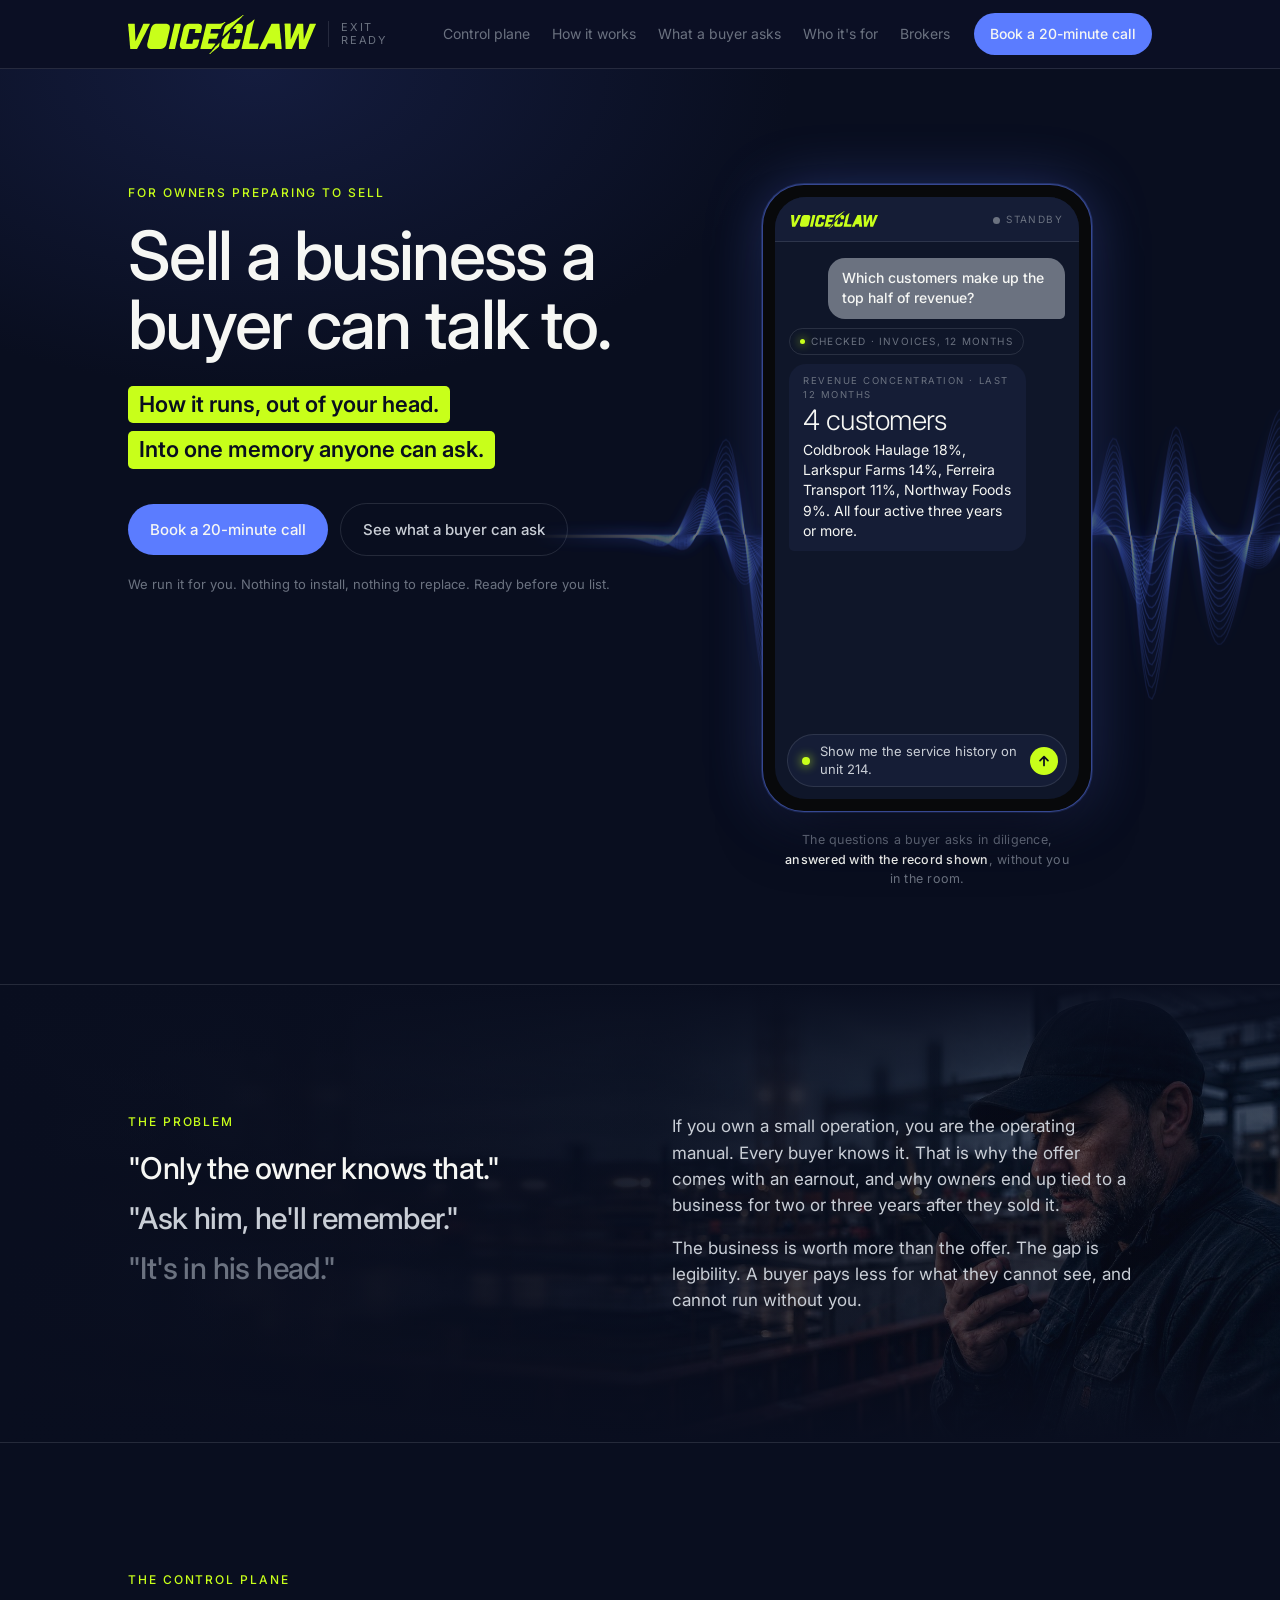
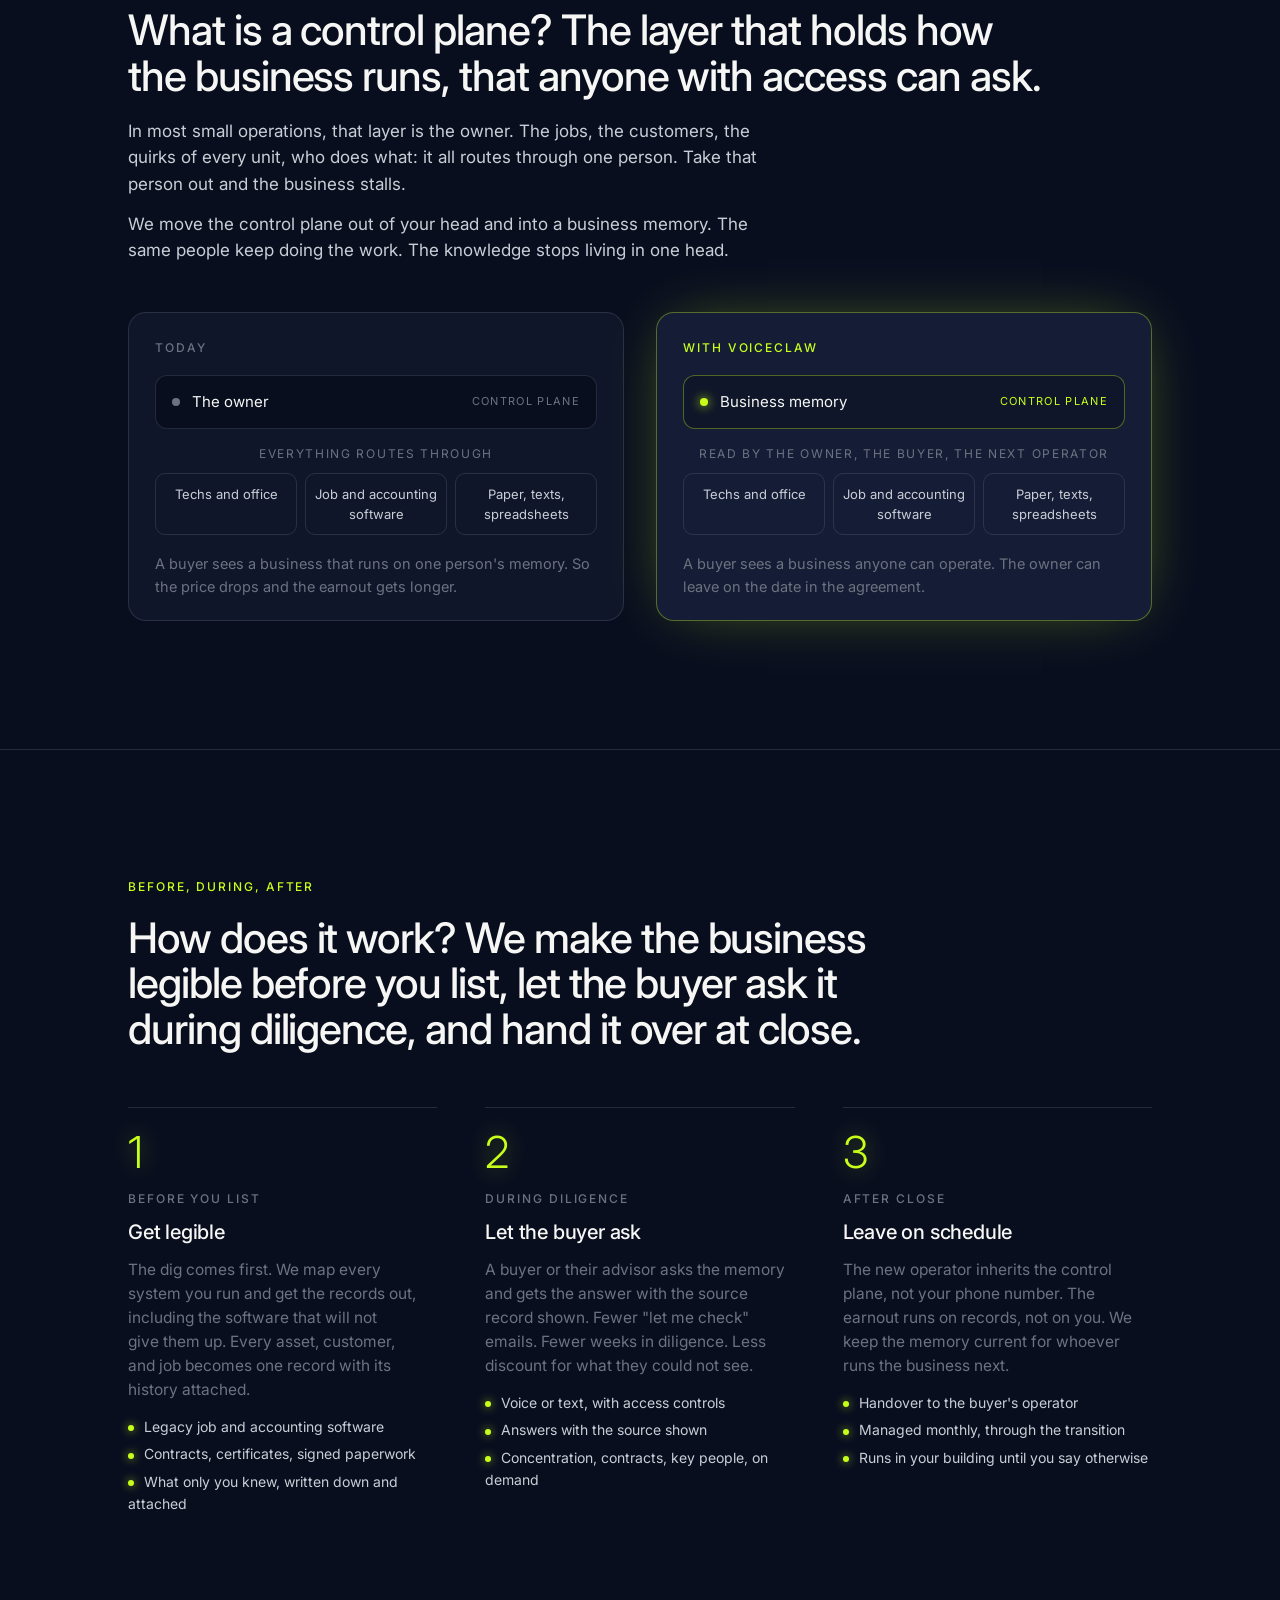
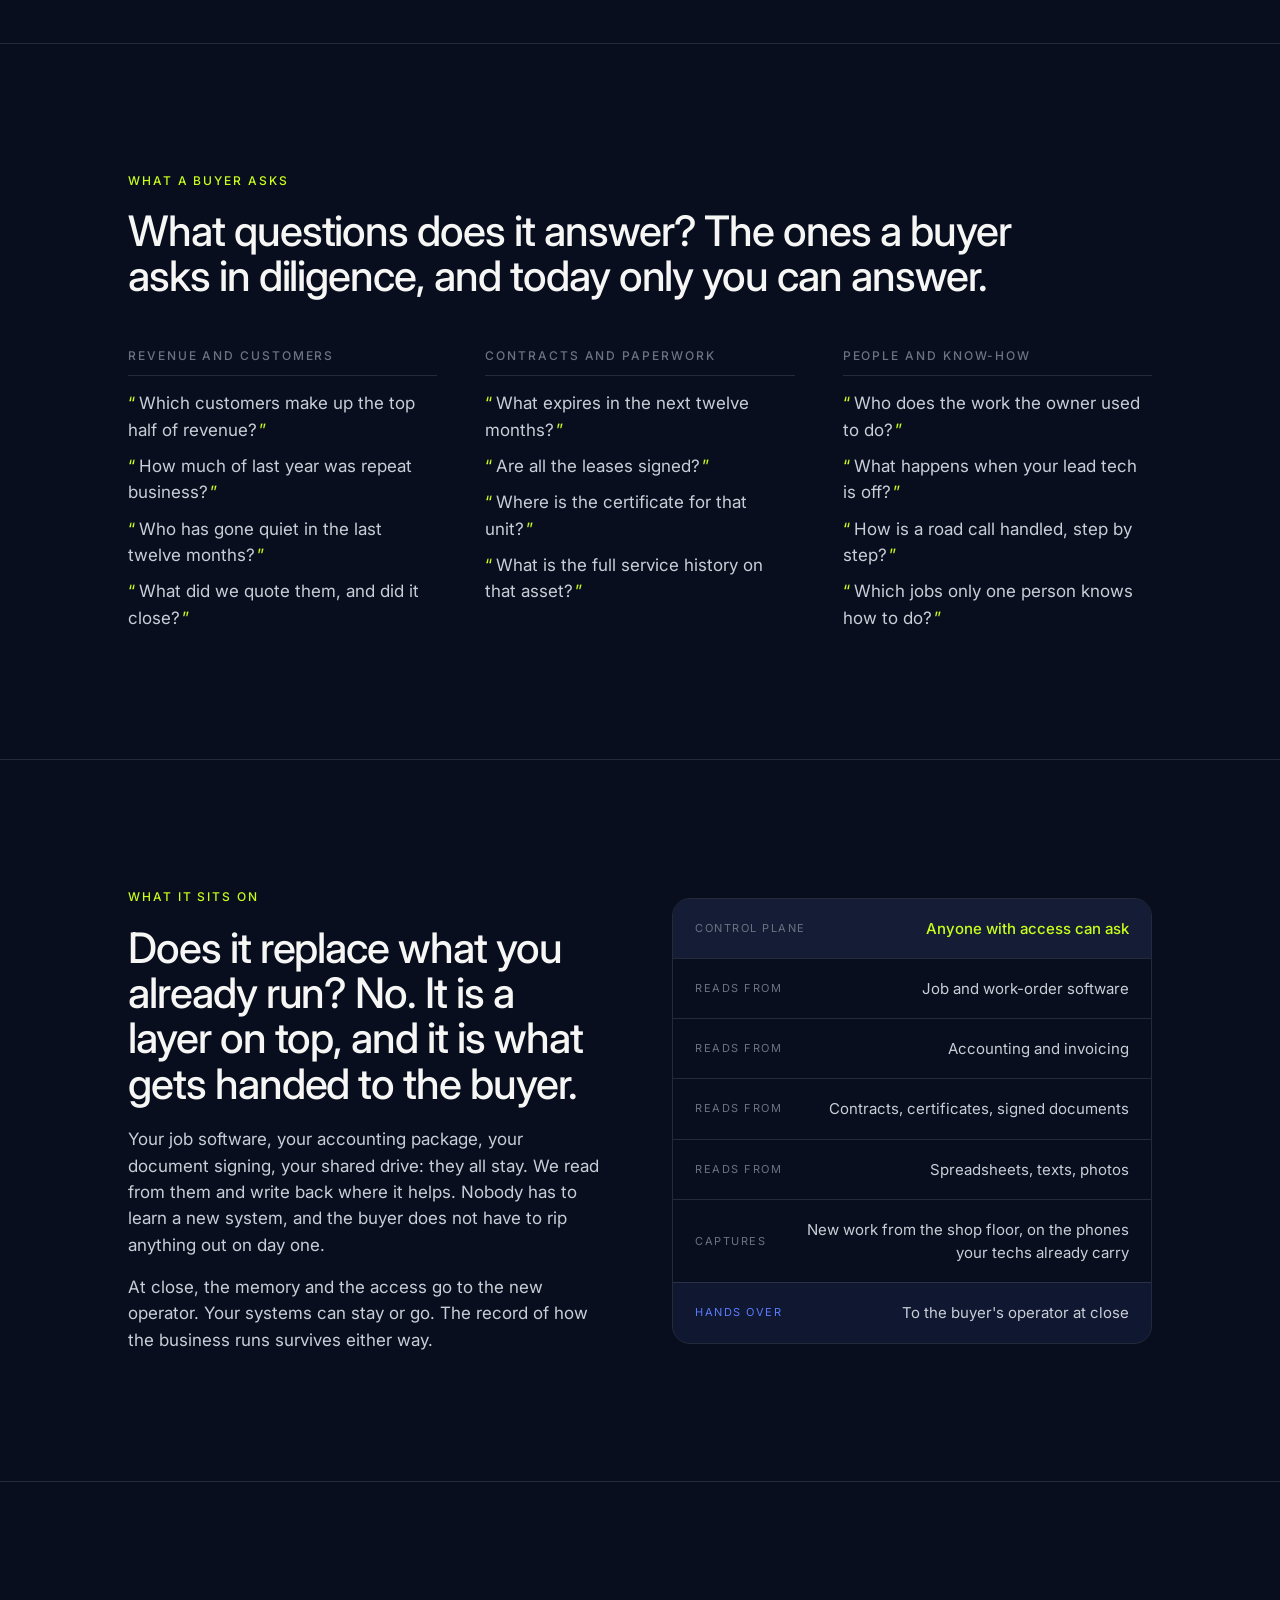
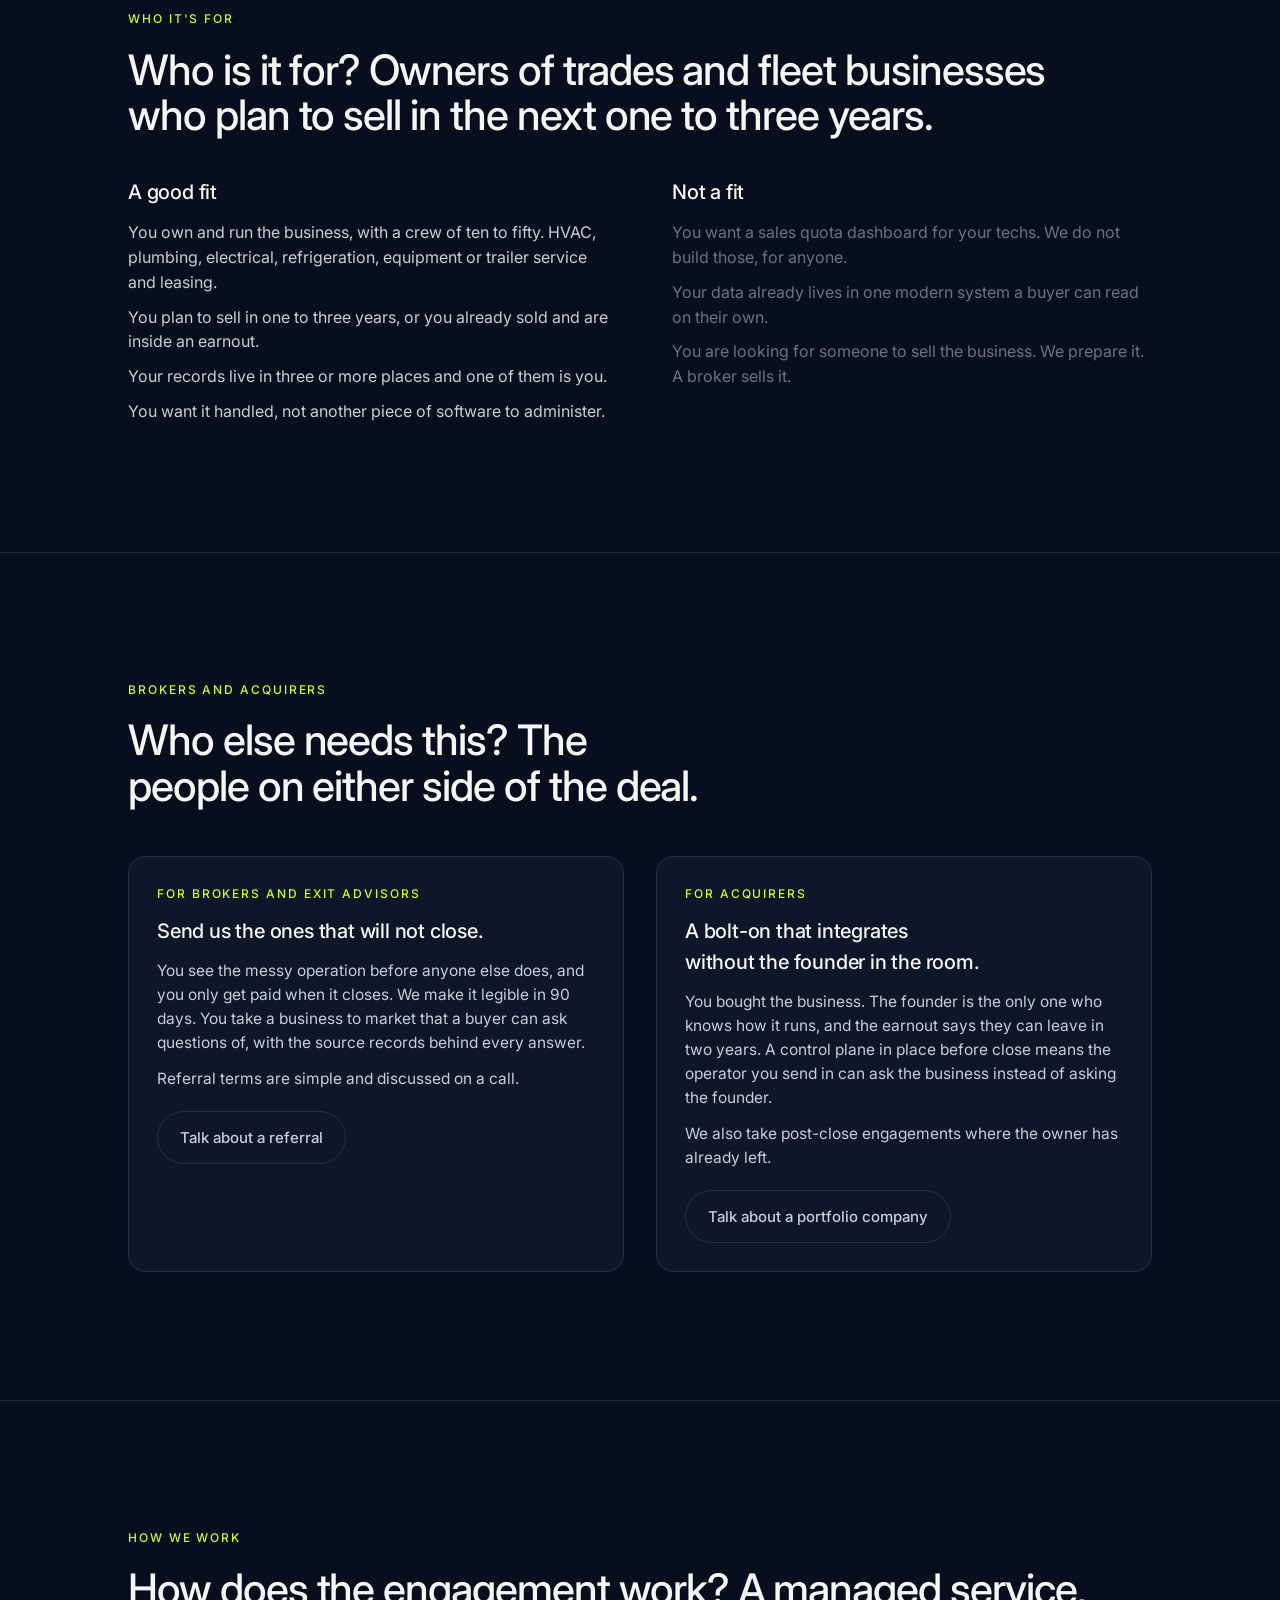
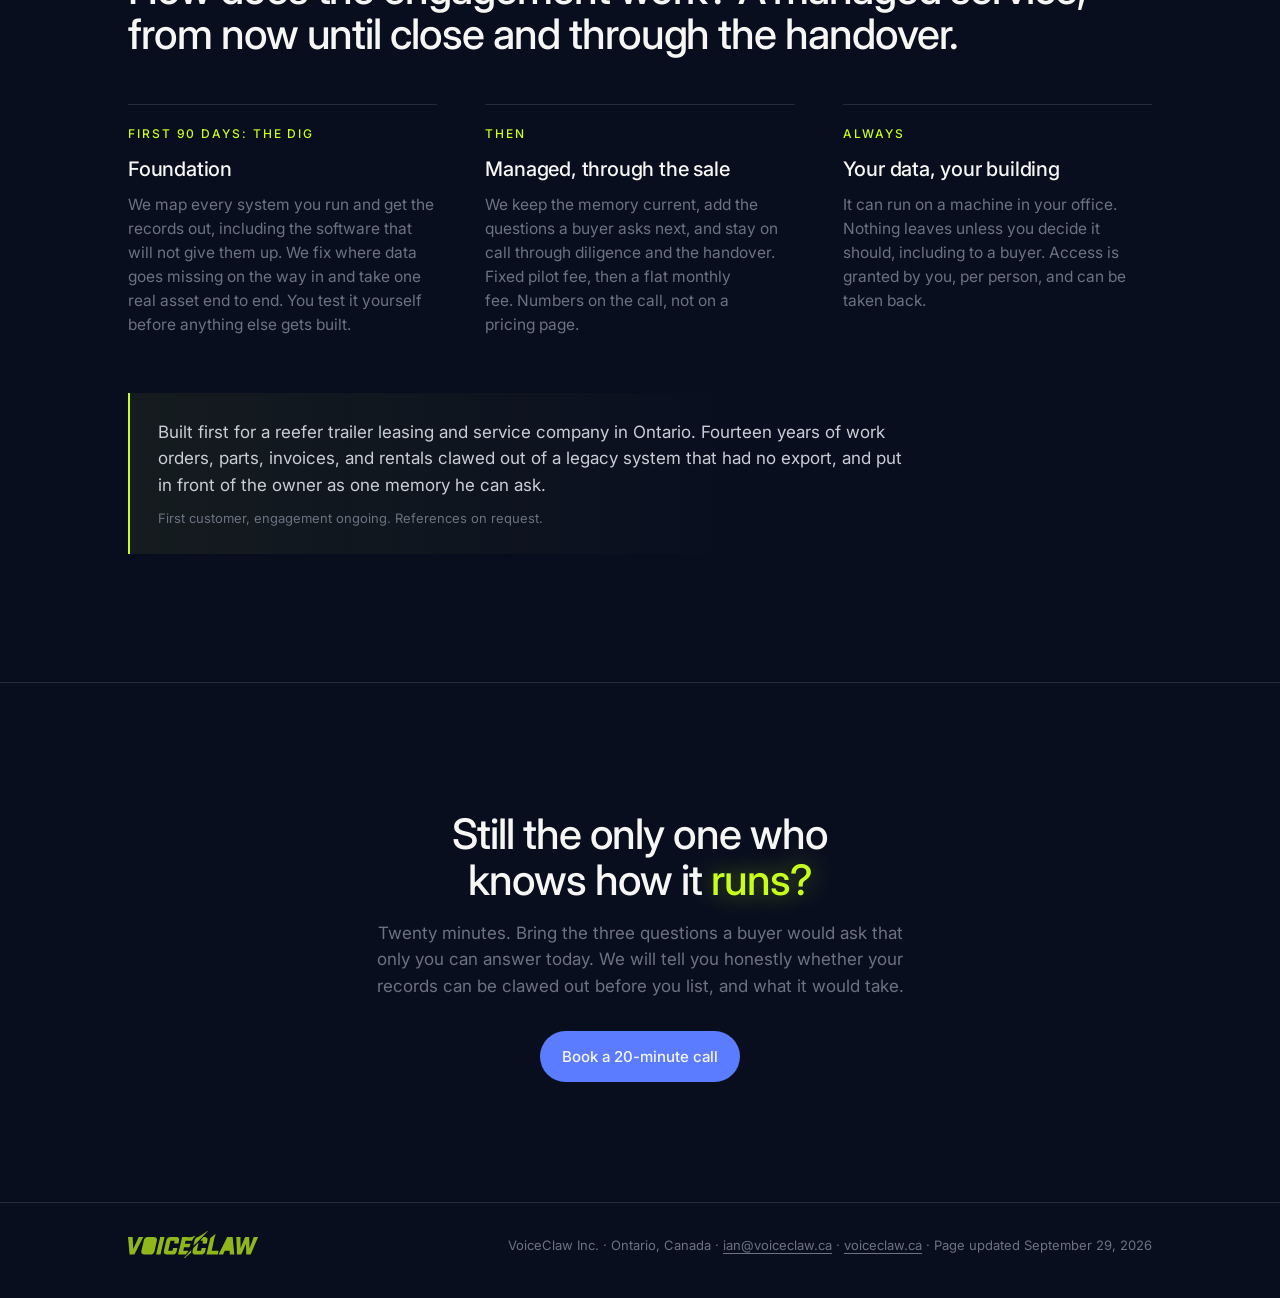
<file: exit-ready/index.html>
<!doctype html>
<html lang="en">
<head>
<meta charset="utf-8">
<meta name="viewport" content="width=device-width, initial-scale=1">
<title>VoiceClaw. Sell a business a buyer can talk to.</title>
<meta name="description" content="A managed business memory for owners preparing to sell. We move how your business runs out of your head and into one record a buyer, a broker, or the next operator can ask by voice or text.">
<link rel="canonical" href="https://voiceclaw.ca/exit-ready/">
<meta property="og:type" content="website">
<meta property="og:site_name" content="VoiceClaw">
<meta property="og:title" content="VoiceClaw. Sell a business a buyer can talk to.">
<meta property="og:description" content="A managed business memory for owners preparing to sell. How the business runs, out of your head and into one record a buyer, a broker, or the next operator can ask.">
<meta property="og:url" content="https://voiceclaw.ca/exit-ready/">
<meta property="og:image" content="https://voiceclaw.ca/assets/og-image.png">
<meta property="og:image:width" content="1200">
<meta property="og:image:height" content="630">
<meta property="og:locale" content="en_CA">
<meta name="twitter:card" content="summary_large_image">
<meta name="twitter:title" content="VoiceClaw. Sell a business a buyer can talk to.">
<meta name="twitter:description" content="A managed business memory for owners preparing to sell. Ready before you list, asked by the buyer in diligence, handed over at close.">
<meta name="twitter:image" content="https://voiceclaw.ca/assets/og-image.png">
<script type="application/ld+json">
{
  "@context": "https://schema.org",
  "@type": "WebPage",
  "@id": "https://voiceclaw.ca/exit-ready/#webpage",
  "url": "https://voiceclaw.ca/exit-ready/",
  "name": "VoiceClaw. Sell a business a buyer can talk to.",
  "isPartOf": {"@id": "https://voiceclaw.ca/#website"},
  "about": {"@id": "https://voiceclaw.ca/#service"},
  "audience": {"@type": "BusinessAudience", "name": "Owners of trades and fleet service businesses who plan to sell in the next one to three years, and the brokers and acquirers on either side of the deal"},
  "datePublished": "2026-09-29",
  "dateModified": "2026-09-29",
  "inLanguage": "en-CA"
}
</script>
<link rel="preconnect" href="https://fonts.googleapis.com">
<link rel="preconnect" href="https://fonts.gstatic.com" crossorigin>
<link href="https://fonts.googleapis.com/css2?family=Inter:wght@300;400;500;600&display=swap" rel="stylesheet">
<style>
  :root{
    --ground:#090E1F; --surface:#0F1629; --raised:#151D36; --line:rgba(107,114,128,.28);
    --ink:#F6F7F4; --ink-2:#C9CED6; --muted:#6B7280; --accent:#C8FF1A; --accent-ink:#090E1F;
    --glow:rgba(200,255,26,.45); --cta:#5B7CFF; --cta-ink:#F6F7F4; --cta-glow:rgba(91,124,255,.55); --max:1120px; --gutter:clamp(20px,4vw,48px);
  }
  *{box-sizing:border-box}
  html{scroll-behavior:smooth}
  body{margin:0;background:var(--ground);color:var(--ink);font-family:Inter,system-ui,-apple-system,sans-serif;font-size:17px;line-height:1.55;-webkit-font-smoothing:antialiased}
  a{color:inherit;text-decoration:none}
  .wrap{max-width:var(--max);margin:0 auto;padding:0 var(--gutter)}
  h1,h2,h3{margin:0;font-weight:500;letter-spacing:-.025em;text-wrap:balance}
  h1{font-size:clamp(38px,6vw,68px);line-height:1.02}
  h2{font-size:clamp(28px,4vw,42px);line-height:1.08}
  h3{font-size:20px;letter-spacing:-.01em}
  p{margin:0}
  .muted{color:var(--muted)}
  .kicker{display:block;font-size:12px;letter-spacing:.16em;text-transform:uppercase;color:var(--accent);margin-bottom:18px;font-weight:500}
  em.hl{font-style:normal;color:var(--accent);text-shadow:0 0 26px var(--glow)}
  .btn{display:inline-flex;align-items:center;gap:10px;padding:14px 22px;border-radius:999px;font-weight:500;font-size:15px;white-space:nowrap;transition:transform .15s ease,box-shadow .15s ease}
  .btn.primary{background:var(--cta);color:var(--cta-ink);box-shadow:0 0 0 0 var(--cta-glow)}
  .btn.primary:hover{transform:translateY(-1px);box-shadow:0 10px 30px -10px var(--cta-glow)}
  .btn.ghost{color:var(--ink-2);border:1px solid var(--line)}
  .btn.ghost:hover{border-color:var(--muted)}
  section{padding:clamp(72px,10vw,128px) 0;border-top:1px solid var(--line)}
  section.flush{border-top:0}


  /* nav */
  nav{position:sticky;top:0;z-index:10;background:rgba(13,17,38,.82);backdrop-filter:blur(12px);border-bottom:1px solid var(--line)}
  nav .wrap{display:flex;align-items:center;justify-content:space-between;height:68px;gap:24px}
  .logo{display:flex;align-items:center;gap:12px;color:var(--ink)}
  .logo img{height:39px;width:auto;display:block}
  .logo .sub{font-size:11px;letter-spacing:.14em;text-transform:uppercase;color:var(--muted);border-left:1px solid var(--line);padding-left:12px;line-height:1.2}
  nav ul{list-style:none;margin:0;padding:0;display:flex;gap:22px;font-size:14px;color:var(--muted);white-space:nowrap}
  nav ul a:hover{color:var(--ink)}
  nav .btn{padding:10px 16px;font-size:14px}
  @media (max-width:760px){nav ul,nav .btn,.logo .sub{display:none}}

  /* hero */
  .hero{padding:clamp(64px,9vw,120px) 0 clamp(56px,8vw,96px);position:relative;overflow:hidden}
  .hero::before{content:"";position:absolute;inset:0;background:radial-gradient(60% 50% at 20% 0%,#141C3E 0%,transparent 70%);pointer-events:none}
  .hero .wrap{position:relative;display:grid;grid-template-columns:1.05fr .95fr;gap:clamp(32px,6vw,80px);align-items:start}
  @media (max-width:900px){.hero .wrap{grid-template-columns:1fr}}
  .hero p.lead{display:flex;flex-direction:column;align-items:flex-start;gap:8px;margin:26px 0 34px}
  .hero p.lead .ko{display:inline-block;background:var(--accent);color:var(--accent-ink);font-weight:600;font-size:clamp(18px,2vw,22px);line-height:1.25;padding:5px 11px;border-radius:5px}
  .cta{display:flex;gap:12px;flex-wrap:wrap;align-items:center}
  .cta small{display:block;width:100%;color:var(--muted);font-size:13px;margin-top:6px}
  @media (max-width:760px){
    .hero h1{font-size:min(38px,10vw)}
    .hero p.lead .ko{font-size:17px}
    .hero .cta .btn{width:100%;justify-content:center}
    .hero .cta small{text-align:center;text-wrap:balance}
  }

  /* the phone */
  .hero-right{display:flex;flex-direction:column;align-items:center;position:relative}
  .hero-right .phone{position:relative;z-index:1;border-color:rgba(91,124,255,.55);box-shadow:0 32px 64px -24px rgba(0,0,0,.75),0 0 0 1px rgba(91,124,255,.25),0 0 60px -6px rgba(91,124,255,.35)}
  .wave{position:absolute;left:-38%;top:50%;width:200%;height:160%;transform:translateY(-50%);z-index:0;pointer-events:none;opacity:.4}
  @media (max-width:900px){.wave{left:-20%;width:140%;height:110%;top:62%}}
  .phone{width:330px;max-width:100%;flex:0 0 auto;background:#08090b;border:1px solid rgba(138,147,184,.22);border-radius:42px;padding:12px;box-shadow:0 32px 64px -24px rgba(0,0,0,.75),inset 0 0 0 2px rgba(255,255,255,.02)}
  .phone-screen{background:var(--surface);border-radius:31px;overflow:hidden;display:flex;flex-direction:column;height:602px}
  .phone-bar{display:flex;align-items:center;justify-content:space-between;padding:14px 16px 12px;border-bottom:1px solid var(--line);background:var(--raised)}
  .pb-name img{height:18px;width:auto;display:block}
  .pb-sub{display:flex;align-items:center;gap:6px;font-size:10px;letter-spacing:.14em;text-transform:uppercase;color:var(--muted)}
  .live-dot{width:7px;height:7px;border-radius:50%;background:var(--muted);display:inline-block}
  .phone.live .live-dot{background:var(--accent);box-shadow:0 0 10px 2px var(--glow);animation:pulse 1.4s ease-in-out infinite}
  @keyframes pulse{0%,100%{opacity:1;transform:scale(1)}50%{opacity:.45;transform:scale(.78)}}
  .chat{flex:1;overflow-y:auto;padding:16px 14px;display:flex;flex-direction:column;gap:9px;scroll-behavior:smooth}
  .bubble{max-width:86%;padding:10px 14px;border-radius:17px;font-size:14px;line-height:1.45;overflow-wrap:anywhere;animation:pop .18s ease-out}
  .bubble.user{align-self:flex-end;background:var(--muted);color:var(--ink);border-bottom-right-radius:5px;font-weight:500}
  .bubble.bot{align-self:flex-start;background:var(--raised);color:var(--ink);border-bottom-left-radius:5px}
  .bubble.bot .lbl{display:block;font-size:9.5px;letter-spacing:.16em;text-transform:uppercase;color:var(--muted);margin-bottom:3px}
  .bubble.bot .big{display:block;font-size:28px;font-weight:300;letter-spacing:-.02em;line-height:1.1;margin-bottom:4px}
  .sys-lookup{align-self:flex-start;display:inline-flex;align-items:center;gap:6px;font-size:10px;letter-spacing:.12em;text-transform:uppercase;color:var(--muted);padding:5px 10px;border-radius:999px;border:1px solid var(--line);animation:pop .18s ease-out}
  .vdot{width:5px;height:5px;border-radius:50%;background:var(--accent);box-shadow:0 0 8px 1px var(--glow)}
  .typing{align-self:flex-start;background:var(--raised);border-radius:17px 17px 17px 5px;padding:11px 14px;display:inline-flex;gap:4px;animation:pop .18s ease-out}
  .typing span{width:6px;height:6px;border-radius:50%;background:var(--muted);animation:blink 1.2s ease infinite both}
  .typing span:nth-child(2){animation-delay:.2s}.typing span:nth-child(3){animation-delay:.4s}
  @keyframes blink{0%,80%,100%{opacity:.25;transform:translateY(0)}40%{opacity:1;transform:translateY(-2px)}}
  @keyframes pop{from{opacity:0;transform:translateY(4px)}to{opacity:1;transform:none}}
  .composer{display:flex;align-items:center;gap:10px;margin:10px 12px 12px;padding:8px 8px 8px 14px;border-radius:999px;background:var(--raised);border:1px solid var(--line);color:var(--ink);font:inherit;font-size:13.5px;text-align:left;cursor:pointer;transition:border-color .15s,box-shadow .15s}
  .composer:hover{border-color:var(--accent);box-shadow:0 0 0 3px rgba(200,255,26,.12)}
  .composer:disabled{cursor:default;opacity:.7}
  .composer .mic{flex:none;width:8px;height:8px;border-radius:50%;background:var(--accent);box-shadow:0 0 10px 2px var(--glow)}
  .cq-wrap{flex:1;min-width:0;overflow:hidden;min-height:20px;position:relative}
  .cq{display:block;color:var(--ink-2);line-height:1.35;font-size:13px}
  .cq.in{animation:cqin .32s cubic-bezier(.2,.7,.2,1) both}
  .cq.out{animation:cqout .22s ease-in both}
  .cq.sent{animation:cqsend .28s ease-in both}
  @keyframes cqin{from{opacity:0;transform:translateY(14px)}to{opacity:1;transform:none}}
  @keyframes cqout{from{opacity:1;transform:none}to{opacity:0;transform:translateY(-14px)}}
  @keyframes cqsend{from{opacity:1;transform:none}to{opacity:0;transform:translateY(-22px) scale(.96)}}
  .composer.hint{animation:hint 1.1s ease-out 1}
  @keyframes hint{0%{border-color:var(--line);box-shadow:0 0 0 0 rgba(200,255,26,0)}25%{border-color:var(--accent);box-shadow:0 0 0 4px rgba(200,255,26,.28)}100%{border-color:var(--line);box-shadow:0 0 0 0 rgba(200,255,26,0)}}
  @media (prefers-reduced-motion:reduce){.composer.hint{animation:none}}
  .composer .send{flex:none;width:28px;height:28px;border-radius:50%;background:var(--accent);color:var(--accent-ink);display:inline-flex;align-items:center;justify-content:center}
  .phone-cap{margin-top:18px;text-align:center;font-size:12.5px;color:var(--muted);letter-spacing:.02em;max-width:36ch}
  .phone-cap b{color:var(--ink);font-weight:500}
  @media (max-width:760px){.phone-screen{height:550px}}
  @media (prefers-reduced-motion:reduce){.phone.live .live-dot,.typing span{animation:none}}

  /* problem strip */
  .problem{position:relative;overflow:hidden}
  .problem::before{content:"";position:absolute;inset:0;pointer-events:none;
    background:linear-gradient(180deg,var(--ground) 0%,rgba(9,14,31,.35) 22%,rgba(9,14,31,.35) 78%,var(--ground) 100%),
               linear-gradient(90deg,var(--ground) 0%,rgba(9,14,31,.75) 30%,rgba(9,14,31,.45) 60%,rgba(9,14,31,.3) 100%),
               url("../assets/hero-man.jpg") right center / cover no-repeat}
  .problem .wrap{position:relative;display:grid;grid-template-columns:1fr 1fr;gap:clamp(28px,5vw,64px);align-items:start}
  @media (max-width:820px){.problem .wrap{grid-template-columns:1fr}}
  .quotes{display:flex;flex-direction:column;gap:14px;font-size:clamp(22px,2.6vw,30px);font-weight:500;letter-spacing:-.02em;line-height:1.2}
  .quotes span:nth-child(2){color:var(--ink-2)}.quotes span:nth-child(3){color:var(--muted)}
  .problem p{color:var(--ink-2);max-width:460px;text-wrap:pretty}
  .problem p + p{margin-top:16px}

  /* control plane: before and after */
  .plane .wrap > p{color:var(--ink-2);max-width:640px;margin-top:20px;text-wrap:pretty}
  .plane .wrap > p + p{margin-top:14px}
  .planes{display:grid;grid-template-columns:1fr 1fr;gap:clamp(20px,3vw,32px);margin-top:48px}
  @media (max-width:820px){.planes{grid-template-columns:1fr}}
  .pl{border:1px solid var(--line);border-radius:18px;padding:26px 26px 22px;background:var(--surface)}
  .pl.after{background:var(--raised);border-color:rgba(200,255,26,.35);box-shadow:0 0 60px -20px var(--glow)}
  .pl .t{display:block;font-size:12px;letter-spacing:.16em;text-transform:uppercase;color:var(--muted);margin-bottom:18px;font-weight:500}
  .pl.after .t{color:var(--accent)}
  .pl .who{display:flex;align-items:center;gap:12px;padding:14px 16px;border-radius:12px;background:var(--ground);border:1px solid var(--line);font-size:15px;margin-bottom:10px}
  .pl .who .r{margin-left:auto;font-size:11px;letter-spacing:.12em;text-transform:uppercase;color:var(--muted);white-space:nowrap}
  .pl .who .d{width:8px;height:8px;border-radius:50%;background:var(--muted);flex:none}
  .pl.after .who.top{background:var(--surface);border-color:rgba(200,255,26,.35)}
  .pl.after .who.top .d{background:var(--accent);box-shadow:0 0 10px 2px var(--glow)}
  .pl.after .who.top .r{color:var(--accent)}
  .pl .arrow{text-align:center;color:var(--muted);font-size:12px;letter-spacing:.14em;text-transform:uppercase;padding:6px 0 10px}
  .pl .line{display:grid;grid-template-columns:repeat(3,1fr);gap:8px}
  .pl .line span{padding:10px 8px;border-radius:10px;border:1px solid var(--line);font-size:13px;color:var(--ink-2);text-align:center}
  .pl p{color:var(--muted);font-size:14.5px;margin-top:18px;text-wrap:pretty}

  /* three phases */
  .steps{display:grid;grid-template-columns:repeat(3,1fr);gap:clamp(24px,4vw,48px);margin-top:56px}
  @media (max-width:820px){.steps{grid-template-columns:1fr}}
  .step{border-top:1px solid var(--line);padding-top:22px}
  .step .n{display:block;font-size:44px;font-weight:300;color:var(--accent);text-shadow:0 0 22px var(--glow);letter-spacing:-.03em;line-height:1;margin-bottom:16px}
  .step .t{display:block;font-size:12px;letter-spacing:.16em;text-transform:uppercase;color:var(--muted);margin-bottom:8px;font-weight:500}
  .step h3{margin-bottom:10px}
  .step p{color:var(--muted);font-size:15.5px;text-wrap:pretty}
  .step ul{margin:14px 0 0;padding:0;list-style:none;color:var(--ink-2);font-size:14px;display:flex;flex-direction:column;gap:6px}
  .step ul li::before{content:"";display:inline-block;width:6px;height:6px;border-radius:50%;background:var(--accent);margin-right:10px;vertical-align:middle;box-shadow:0 0 8px 1px var(--glow)}

  /* what a buyer asks */
  .bank{display:grid;grid-template-columns:repeat(3,1fr);gap:clamp(24px,4vw,48px);margin-top:48px}
  @media (max-width:820px){.bank{grid-template-columns:1fr}}
  .bank h3{font-size:12px;letter-spacing:.16em;text-transform:uppercase;color:var(--muted);font-weight:500;margin-bottom:14px;padding-bottom:10px;border-bottom:1px solid var(--line)}
  .bank ul{list-style:none;margin:0;padding:0;display:flex;flex-direction:column;gap:10px;font-size:17px;color:var(--ink-2)}
  .bank ul li::before{content:"“";color:var(--accent);margin-right:4px}
  .bank ul li::after{content:"”";color:var(--accent);margin-left:2px}

  /* on top of */
  .layer .wrap{display:grid;grid-template-columns:1fr 1fr;gap:clamp(28px,5vw,64px);align-items:center}
  @media (max-width:820px){.layer .wrap{grid-template-columns:1fr}}
  .layer p{color:var(--ink-2);text-wrap:pretty;max-width:480px}
  .layer p + p{margin-top:16px}
  .stack{display:flex;flex-direction:column;gap:0;border:1px solid var(--line);border-radius:18px;overflow:hidden}
  .stack > div{padding:18px 22px;display:flex;justify-content:space-between;align-items:center;gap:16px;font-size:15px}
  .stack > div + div{border-top:1px solid var(--line)}
  .stack .top{background:var(--raised)}
  .stack .top b{color:var(--accent);font-weight:500}
  .stack .lbl{font-size:11px;letter-spacing:.14em;text-transform:uppercase;color:var(--muted)}
  .stack .sys{color:var(--ink-2);text-align:right}
  .stack .hand{background:rgba(91,124,255,.08)}
  .stack .hand .lbl{color:var(--cta)}

  /* who */
  .who .cols{display:grid;grid-template-columns:1fr 1fr;gap:clamp(28px,5vw,64px);margin-top:40px}
  @media (max-width:820px){.who .cols{grid-template-columns:1fr}}
  .who h3{margin-bottom:12px}
  .who ul{margin:0;padding:0;list-style:none;display:flex;flex-direction:column;gap:10px;color:var(--ink-2);font-size:16px}
  .who ul.no{color:var(--muted)}

  /* brokers and acquirers */
  .partners .cols{display:grid;grid-template-columns:1fr 1fr;gap:clamp(20px,3vw,32px);margin-top:48px}
  @media (max-width:820px){.partners .cols{grid-template-columns:1fr}}
  .partners .card{border:1px solid var(--line);border-radius:18px;padding:28px;background:var(--surface)}
  .partners .card .t{display:block;font-size:12px;letter-spacing:.16em;text-transform:uppercase;color:var(--accent);margin-bottom:12px;font-weight:500}
  .partners .card h3{margin-bottom:12px}
  .partners .card p{color:var(--ink-2);font-size:15.5px;text-wrap:pretty}
  .partners .card p + p{margin-top:12px}
  .partners .card .btn{margin-top:20px}

  /* engagement */
  .engage .row{display:grid;grid-template-columns:1fr 1fr 1fr;gap:clamp(24px,4vw,48px);margin-top:48px}
  @media (max-width:820px){.engage .row{grid-template-columns:1fr}}
  .engage .row > div{border-top:1px solid var(--line);padding-top:20px}
  .engage .t{display:block;font-size:12px;letter-spacing:.16em;text-transform:uppercase;color:var(--accent);margin-bottom:10px;font-weight:500}
  .engage h3{margin-bottom:8px}
  .engage p{color:var(--muted);font-size:15.5px;text-wrap:pretty}
  .proof{margin-top:56px;padding:26px 28px;border-left:2px solid var(--accent);background:linear-gradient(90deg,rgba(200,255,26,.06),transparent 60%);border-radius:0 14px 14px 0}
  .proof p{color:var(--ink-2);font-size:17px;max-width:760px;text-wrap:pretty}
  .proof small{display:block;color:var(--muted);font-size:13px;margin-top:10px}

  /* final cta */
  .final{text-align:center;padding-bottom:clamp(72px,10vw,120px)}
  .final h2{max-width:720px;margin:0 auto 18px}
  .final p{color:var(--muted);max-width:560px;margin:0 auto 32px;text-wrap:pretty}
  footer{border-top:1px solid var(--line);padding:28px 0 40px;color:var(--muted);font-size:13px}
  footer .wrap{display:flex;justify-content:space-between;gap:16px;flex-wrap:wrap;align-items:center}
  footer .logo img{height:27px;opacity:.7}
  footer a:not(.logo){text-decoration:underline;text-underline-offset:3px}
  footer a:not(.logo):hover{color:var(--ink)}
  @media (prefers-reduced-motion:reduce){.btn{transition:none}}
</style>
<script src="/assets/measure.js?v=1"></script>
</head>
<body>

<nav>
  <div class="wrap">
    <a class="logo" href="#top" aria-label="VoiceClaw"><img src="../assets/voiceclaw-logo.svg" alt="VoiceClaw"><span class="sub">Exit ready</span></a>
    <ul>
      <li><a href="#plane">Control plane</a></li>
      <li><a href="#how">How it works</a></li>
      <li><a href="#answers">What a buyer asks</a></li>
      <li><a href="#who">Who it's for</a></li>
      <li><a href="#partners">Brokers</a></li>
    </ul>
    <a class="btn primary" href="https://cal.com/ian-pilon/20min">Book a 20-minute call</a>
  </div>
</nav>

<header class="hero" id="top">
  <div class="wrap">
    <div>
      <span class="kicker">For owners preparing to sell</span>
      <h1>Sell a business a buyer can talk to.</h1>
      <p class="lead"><span class="ko">How it runs, out of your head.</span><span class="ko">Into one memory anyone can ask.</span></p>
      <div class="cta">
        <a class="btn primary" href="https://cal.com/ian-pilon/20min">Book a 20-minute call</a>
        <a class="btn ghost" href="#answers">See what a buyer can ask</a>
        <small>We run it for you. Nothing to install, nothing to replace. Ready before you list.</small>
      </div>
    </div>

    <div class="hero-right">
      <canvas class="wave" id="wave" aria-hidden="true"></canvas>
      <div class="phone" id="phone" aria-label="Example: a buyer asking the business memory during diligence">
        <div class="phone-screen">
          <div class="phone-bar">
            <div class="pb-name"><img src="../assets/voiceclaw-logo.svg" alt="VoiceClaw"></div>
            <div class="pb-sub"><span class="live-dot"></span><span id="phoneState">standby</span></div>
          </div>
          <div class="chat" id="chat"></div>
          <button class="composer" id="composer" type="button" aria-label="Send the suggested question">
            <span class="mic" aria-hidden="true"></span>
            <span class="cq-wrap"><span class="cq" id="cq">Ask by voice or text</span></span>
            <span class="send" aria-hidden="true"><svg viewBox="0 0 16 16" width="14" height="14" fill="none" stroke="currentColor" stroke-width="2" stroke-linecap="round" stroke-linejoin="round"><path d="M8 13V3M3.5 7.5 8 3l4.5 4.5"/></svg></span>
          </button>
        </div>
      </div>
      <p class="phone-cap">The questions a buyer asks in diligence, <b>answered with the record shown</b>, without you in the room.</p>
    </div>
  </div>
</header>

<section class="problem">
  <div class="wrap">
    <div>
      <span class="kicker">The problem</span>
      <div class="quotes"><span>"Only the owner knows that."</span><span>"Ask him, he'll remember."</span><span>"It's in his head."</span></div>
    </div>
    <div>
      <p>If you own a small operation, you are the operating manual. Every buyer knows it. That is why the offer comes with an earnout, and why owners end up tied to a business for two or three years after they sold it.</p>
      <p>The business is worth more than the offer. The gap is legibility. A buyer pays less for what they cannot see, and cannot run without you.</p>
    </div>
  </div>
</section>

<section id="plane" class="plane">
  <div class="wrap">
    <span class="kicker">The control plane</span>
    <h2>What is a control plane? The layer that holds how the business runs, that anyone with access can ask.</h2>
    <p>In most small operations, that layer is the owner. The jobs, the customers, the quirks of every unit, who does what: it all routes through one person. Take that person out and the business stalls.</p>
    <p>We move the control plane out of your head and into a business memory. The same people keep doing the work. The knowledge stops living in one head.</p>

    <div class="planes" aria-label="Before and after: where the knowledge lives">
      <div class="pl">
        <span class="t">Today</span>
        <div class="who top"><span class="d"></span>The owner<span class="r">Control plane</span></div>
        <div class="arrow">everything routes through</div>
        <div class="line"><span>Techs and office</span><span>Job and accounting software</span><span>Paper, texts, spreadsheets</span></div>
        <p>A buyer sees a business that runs on one person's memory. So the price drops and the earnout gets longer.</p>
      </div>
      <div class="pl after">
        <span class="t">With VoiceClaw</span>
        <div class="who top"><span class="d"></span>Business memory<span class="r">Control plane</span></div>
        <div class="arrow">read by the owner, the buyer, the next operator</div>
        <div class="line"><span>Techs and office</span><span>Job and accounting software</span><span>Paper, texts, spreadsheets</span></div>
        <p>A buyer sees a business anyone can operate. The owner can leave on the date in the agreement.</p>
      </div>
    </div>
  </div>
</section>

<section id="how">
  <div class="wrap">
    <span class="kicker">Before, during, after</span>
    <h2>How does it work? We make the business legible before you list, let the buyer ask it during diligence, and hand it over at close.</h2>
    <div class="steps">
      <div class="step"><span class="n">1</span><span class="t">Before you list</span><h3>Get legible</h3><p>The dig comes first. We map every system you run and get the records out, including the software that will not give them up. Every asset, customer, and job becomes one record with its history attached.</p>
        <ul><li>Legacy job and accounting software</li><li>Contracts, certificates, signed paperwork</li><li>What only you knew, written down and attached</li></ul></div>
      <div class="step"><span class="n">2</span><span class="t">During diligence</span><h3>Let the buyer ask</h3><p>A buyer or their advisor asks the memory and gets the answer with the source record shown. Fewer "let me check" emails. Fewer weeks in diligence. Less discount for what they could not see.</p>
        <ul><li>Voice or text, with access controls</li><li>Answers with the source shown</li><li>Concentration, contracts, key people, on demand</li></ul></div>
      <div class="step"><span class="n">3</span><span class="t">After close</span><h3>Leave on schedule</h3><p>The new operator inherits the control plane, not your phone number. The earnout runs on records, not on you. We keep the memory current for whoever runs the business next.</p>
        <ul><li>Handover to the buyer's operator</li><li>Managed monthly, through the transition</li><li>Runs in your building until you say otherwise</li></ul></div>
    </div>
  </div>
</section>

<section id="answers">
  <div class="wrap">
    <span class="kicker">What a buyer asks</span>
    <h2>What questions does it answer? The ones a buyer asks in diligence, and today only you can answer.</h2>
    <div class="bank">
      <div><h3>Revenue and customers</h3><ul><li>Which customers make up the top half of revenue?</li><li>How much of last year was repeat business?</li><li>Who has gone quiet in the last twelve months?</li><li>What did we quote them, and did it close?</li></ul></div>
      <div><h3>Contracts and paperwork</h3><ul><li>What expires in the next twelve months?</li><li>Are all the leases signed?</li><li>Where is the certificate for that unit?</li><li>What is the full service history on that asset?</li></ul></div>
      <div><h3>People and know-how</h3><ul><li>Who does the work the owner used to do?</li><li>What happens when your lead tech is off?</li><li>How is a road call handled, step by step?</li><li>Which jobs only one person knows how to do?</li></ul></div>
    </div>
  </div>
</section>

<section id="layer" class="layer">
  <div class="wrap">
    <div>
      <span class="kicker">What it sits on</span>
      <h2>Does it replace what you already run? No. It is a layer on top, and it is what gets handed to the buyer.</h2>
      <p style="margin-top:20px">Your job software, your accounting package, your document signing, your shared drive: they all stay. We read from them and write back where it helps. Nobody has to learn a new system, and the buyer does not have to rip anything out on day one.</p>
      <p>At close, the memory and the access go to the new operator. Your systems can stay or go. The record of how the business runs survives either way.</p>
    </div>
    <div class="stack" aria-label="The memory sits above your existing systems and is handed to the buyer">
      <div class="top"><span class="lbl">Control plane</span><b>Anyone with access can ask</b></div>
      <div><span class="lbl">Reads from</span><span class="sys">Job and work-order software</span></div>
      <div><span class="lbl">Reads from</span><span class="sys">Accounting and invoicing</span></div>
      <div><span class="lbl">Reads from</span><span class="sys">Contracts, certificates, signed documents</span></div>
      <div><span class="lbl">Reads from</span><span class="sys">Spreadsheets, texts, photos</span></div>
      <div><span class="lbl">Captures</span><span class="sys">New work from the shop floor, on the phones your techs already carry</span></div>
      <div class="hand"><span class="lbl">Hands over</span><span class="sys">To the buyer's operator at close</span></div>
    </div>
  </div>
</section>

<section id="who" class="who">
  <div class="wrap">
    <span class="kicker">Who it's for</span>
    <h2>Who is it for? Owners of trades and fleet businesses who plan to sell in the next one to three years.</h2>
    <div class="cols">
      <div><h3>A good fit</h3><ul>
        <li>You own and run the business, with a crew of ten to fifty. HVAC, plumbing, electrical, refrigeration, equipment or trailer service and leasing.</li>
        <li>You plan to sell in one to three years, or you already sold and are inside an earnout.</li>
        <li>Your records live in three or more places and one of them is you.</li>
        <li>You want it handled, not another piece of software to administer.</li>
      </ul></div>
      <div><h3>Not a fit</h3><ul class="no">
        <li>You want a sales quota dashboard for your techs. We do not build those, for anyone.</li>
        <li>Your data already lives in one modern system a buyer can read on their own.</li>
        <li>You are looking for someone to sell the business. We prepare it. A broker sells it.</li>
      </ul></div>
    </div>
  </div>
</section>

<section id="partners" class="partners">
  <div class="wrap">
    <span class="kicker">Brokers and acquirers</span>
    <h2>Who else needs this? The people on either side of the deal.</h2>
    <div class="cols">
      <div class="card">
        <span class="t">For brokers and exit advisors</span>
        <h3>Send us the ones that will not close.</h3>
        <p>You see the messy operation before anyone else does, and you only get paid when it closes. We make it legible in 90 days. You take a business to market that a buyer can ask questions of, with the source records behind every answer.</p>
        <p>Referral terms are simple and discussed on a call.</p>
        <a class="btn ghost" href="https://cal.com/ian-pilon/20min">Talk about a referral</a>
      </div>
      <div class="card">
        <span class="t">For acquirers</span>
        <h3>A bolt-on that integrates without the founder in the room.</h3>
        <p>You bought the business. The founder is the only one who knows how it runs, and the earnout says they can leave in two years. A control plane in place before close means the operator you send in can ask the business instead of asking the founder.</p>
        <p>We also take post-close engagements where the owner has already left.</p>
        <a class="btn ghost" href="https://cal.com/ian-pilon/20min">Talk about a portfolio company</a>
      </div>
    </div>
  </div>
</section>

<section id="engage" class="engage">
  <div class="wrap">
    <span class="kicker">How we work</span>
    <h2>How does the engagement work? A managed service, from now until close and through the handover.</h2>
    <div class="row">
      <div><span class="t">First 90 days: the dig</span><h3>Foundation</h3><p>We map every system you run and get the records out, including the software that will not give them up. We fix where data goes missing on the way in and take one real asset end to end. You test it yourself before anything else gets built.</p></div>
      <div><span class="t">Then</span><h3>Managed, through the sale</h3><p>We keep the memory current, add the questions a buyer asks next, and stay on call through diligence and the handover. Fixed pilot fee, then a flat monthly fee. Numbers on the call, not on a pricing page.</p></div>
      <div><span class="t">Always</span><h3>Your data, your building</h3><p>It can run on a machine in your office. Nothing leaves unless you decide it should, including to a buyer. Access is granted by you, per person, and can be taken back.</p></div>
    </div>
    <div class="proof">
      <p>Built first for a reefer trailer leasing and service company in Ontario. Fourteen years of work orders, parts, invoices, and rentals clawed out of a legacy system that had no export, and put in front of the owner as one memory he can ask.</p>
      <small>First customer, engagement ongoing. References on request.</small>
    </div>
  </div>
</section>

<section class="final" id="book">
  <div class="wrap">
    <h2>Still the only one who knows how it <em class="hl">runs?</em></h2>
    <p>Twenty minutes. Bring the three questions a buyer would ask that only you can answer today. We will tell you honestly whether your records can be clawed out before you list, and what it would take.</p>
    <a class="btn primary" href="https://cal.com/ian-pilon/20min">Book a 20-minute call</a>
  </div>
</section>

<footer>
  <div class="wrap">
    <a class="logo" href="#top" aria-label="VoiceClaw"><img src="../assets/voiceclaw-logo.svg" alt="VoiceClaw"></a>
    <span>VoiceClaw Inc. · Ontario, Canada · <a href="mailto:ian@voiceclaw.ca">ian@voiceclaw.ca</a> · <a href="https://voiceclaw.ca/">voiceclaw.ca</a> · Page updated <time datetime="2026-09-29">September 29, 2026</time></span>
  </div>
</footer>

<script>
(function () {
  // the phone plays diligence scenarios. the composer offers the next question, cycles on its own, and sends on tap.
  var SCENARIOS = [
    [ { t: 'user',   text: 'Which customers make up the top half of revenue?' },
      { t: 'lookup', text: 'checked · invoices, 12 months' },
      { t: 'bot',    lbl: 'Revenue concentration · last 12 months', big: '4 customers', text: 'Coldbrook Haulage 18%, Larkspur Farms 14%, Ferreira Transport 11%, Northway Foods 9%. All four active three years or more.' } ],
    [ { t: 'user',   text: 'What expires in the next twelve months?' },
      { t: 'lookup', text: 'checked · contracts + signed documents' },
      { t: 'bot',    lbl: 'Expiring · next 12 months', big: '5 items', text: 'Two Coldbrook leases (May), the Larkspur service agreement (Feb), and safety certificates on units 214 and 231 (Oct). Signed copies on file for all five.' } ],
    [ { t: 'user',   text: 'Who does the work the owner used to do?' },
      { t: 'lookup', text: 'checked · work orders + procedures' },
      { t: 'bot',    lbl: 'Owner-only tasks · 24 months', big: '2 left', text: 'Devon now handles reefer diagnostics and road-call dispatch. Warranty claims and the Northway pricing are still with the owner. Both procedures are written up and attached.' } ],
    [ { t: 'user',   text: 'Show me the service history on unit 214.' },
      { t: 'lookup', text: 'checked · work orders + photos' },
      { t: 'bot',    lbl: 'Unit 214 · 2019 reefer trailer', big: '31 work orders', text: 'Brake job Tuesday (Devon), compressor replaced March 2025, lifetime maintenance $22,400. Safety certificate due Oct 14.' } ]
  ];
  var chat = document.getElementById('chat');
  var phone = document.getElementById('phone');
  var state = document.getElementById('phoneState');
  var composer = document.getElementById('composer');
  var cq = document.getElementById('cq');
  var playing = false;
  var queue = [1, 2, 3];
  var current = null;
  var rotateTimer = null;
  var MAX_BUBBLES = 6;

  function el(cls, html) { var d = document.createElement('div'); d.className = cls; d.innerHTML = html; return d; }
  function wait(ms) { return new Promise(function (r) { setTimeout(r, ms); }); }
  function esc(t) { return t.replace(/&/g,'&amp;').replace(/</g,'&lt;'); }
  function trim() { var kids = chat.children; while (kids.length > MAX_BUBBLES) chat.removeChild(kids[0]); }
  function setSuggestion(i, animate) {
    current = i;
    var text = i === null ? 'Ask by voice or text' : SCENARIOS[i][0].text;
    if (!animate) { cq.className = 'cq'; cq.textContent = text; return; }
    cq.className = 'cq out';
    setTimeout(function () {
      cq.textContent = text; cq.className = 'cq in';
      if (i !== null) { composer.classList.remove('hint'); void composer.offsetWidth; composer.classList.add('hint'); }
    }, 220);
  }
  function nextIndex() {
    if (queue.length === 0) queue = [1, 2, 3];
    var pos = current === null ? -1 : queue.indexOf(current);
    return queue[(pos + 1) % queue.length];
  }
  function startRotate() { stopRotate(); rotateTimer = setInterval(function () { if (!playing) setSuggestion(nextIndex(), true); }, 4200); }
  function stopRotate() { if (rotateTimer) { clearInterval(rotateTimer); rotateTimer = null; } }

  async function play(i) {
    if (playing) return;
    playing = true; stopRotate();
    composer.disabled = true;
    phone.classList.add('live'); state.textContent = 'live';
    var steps = SCENARIOS[i];
    for (var s = 0; s < steps.length; s++) {
      var step = steps[s];
      if (step.t === 'user') {
        chat.appendChild(el('bubble user', esc(step.text))); trim();
        chat.scrollTop = chat.scrollHeight; await wait(750);
      } else if (step.t === 'lookup') {
        chat.appendChild(el('sys-lookup', '<span class="vdot"></span>' + esc(step.text))); trim();
        chat.scrollTop = chat.scrollHeight; await wait(950);
        var ty = el('typing', '<span></span><span></span><span></span>');
        chat.appendChild(ty); chat.scrollTop = chat.scrollHeight; await wait(950); ty.remove();
      } else {
        chat.appendChild(el('bubble bot', '<span class="lbl">' + esc(step.lbl) + '</span><span class="big">' + esc(step.big) + '</span>' + esc(step.text))); trim();
        chat.scrollTop = chat.scrollHeight;
      }
    }
    phone.classList.remove('live'); state.textContent = 'standby';
    playing = false; composer.disabled = false;
    queue = queue.filter(function (q) { return q !== i; });
    setSuggestion(nextIndex(), true);
    startRotate();
  }

  composer.addEventListener('click', function () {
    if (playing || current === null) return;
    var i = current;
    cq.className = 'cq sent';
    setTimeout(function () { cq.textContent = ''; play(i); }, 260);
  });

  window.addEventListener('load', function () {
    setSuggestion(null, false);
    setTimeout(async function () { await play(0); }, 900);
  });
})();
</script>

<script>
(function(){
  // Voice wave behind the hero phone, lifted from voiceclaw.ca.
  var c=document.getElementById('wave'); if(!c) return;
  var ctx=c.getContext('2d'), W=0,H=0,dpr=1, t=0;
  var reduce=window.matchMedia('(prefers-reduced-motion: reduce)').matches;
  function size(){ var r=c.getBoundingClientRect(); dpr=Math.min(window.devicePixelRatio||1,2); W=Math.max(1,Math.round(r.width)); H=Math.max(1,Math.round(r.height)); c.width=W*dpr; c.height=H*dpr; ctx.setTransform(dpr,0,0,dpr,0,0); }
  function amp(u,ph,sp){
    var a=0, bursts=[[0.22,0.55,0.040,9],[0.40,1.00,0.032,12],[0.52,0.62,0.045,7],[0.68,0.85,0.034,10],[0.84,0.40,0.050,6]];
    for(var j=0;j<bursts.length;j++){
      var b=bursts[j], c=b[0]+0.035*Math.sin(t*0.35*sp+j*1.7+ph), g=Math.exp(-((u-c)*(u-c))/(2*b[2]*b[2]));
      var breathe=0.65+0.35*Math.sin(t*0.9*sp+j*2.3+ph);
      a+=b[1]*g*breathe*Math.sin(u*b[3]*6.283+t*1.6*sp+ph+j);
    }
    return a;
  }
  function bundle(color,lines,ph,scale,sp){
    for(var k=0;k<lines;k++){
      var off=(k-(lines-1)/2)/(lines-1);
      ctx.beginPath();
      for(var x=0;x<=W;x+=3){
        var u=x/W, a=amp(u,ph,sp)*scale, edge=Math.min(1,Math.min(u,1-u)*6);
        var y=H/2 + a*(1+off*1.9)*edge + off*2.5;
        x?ctx.lineTo(x,y):ctx.moveTo(x,y);
      }
      ctx.strokeStyle=color; ctx.lineWidth=1.2; ctx.globalAlpha=0.30+0.26*(1-Math.abs(off)*2); ctx.stroke();
    }
  }
  function frame(){
    ctx.clearRect(0,0,W,H); ctx.globalCompositeOperation='lighter'; ctx.shadowBlur=16;
    ctx.shadowColor='rgba(91,124,255,.65)'; bundle('#5B7CFF',15,0.0,H*0.19,1.0);
    ctx.shadowColor='rgba(91,124,255,.65)'; bundle('#5B7CFF',15,2.4,H*0.16,0.8);
    ctx.shadowBlur=0; ctx.globalAlpha=1; ctx.globalCompositeOperation='destination-in';
    var g=ctx.createLinearGradient(0,0,W,0); g.addColorStop(0,'rgba(0,0,0,0)'); g.addColorStop(0.18,'rgba(0,0,0,1)'); g.addColorStop(0.82,'rgba(0,0,0,1)'); g.addColorStop(1,'rgba(0,0,0,0)');
    ctx.fillStyle=g; ctx.fillRect(0,0,W,H); ctx.globalCompositeOperation='source-over';
    t+=0.026; if(!reduce) requestAnimationFrame(frame);
  }
  size(); window.addEventListener('resize',function(){size(); if(reduce) frame();}); frame();
})();
</script>
</body>
</html>
</file>
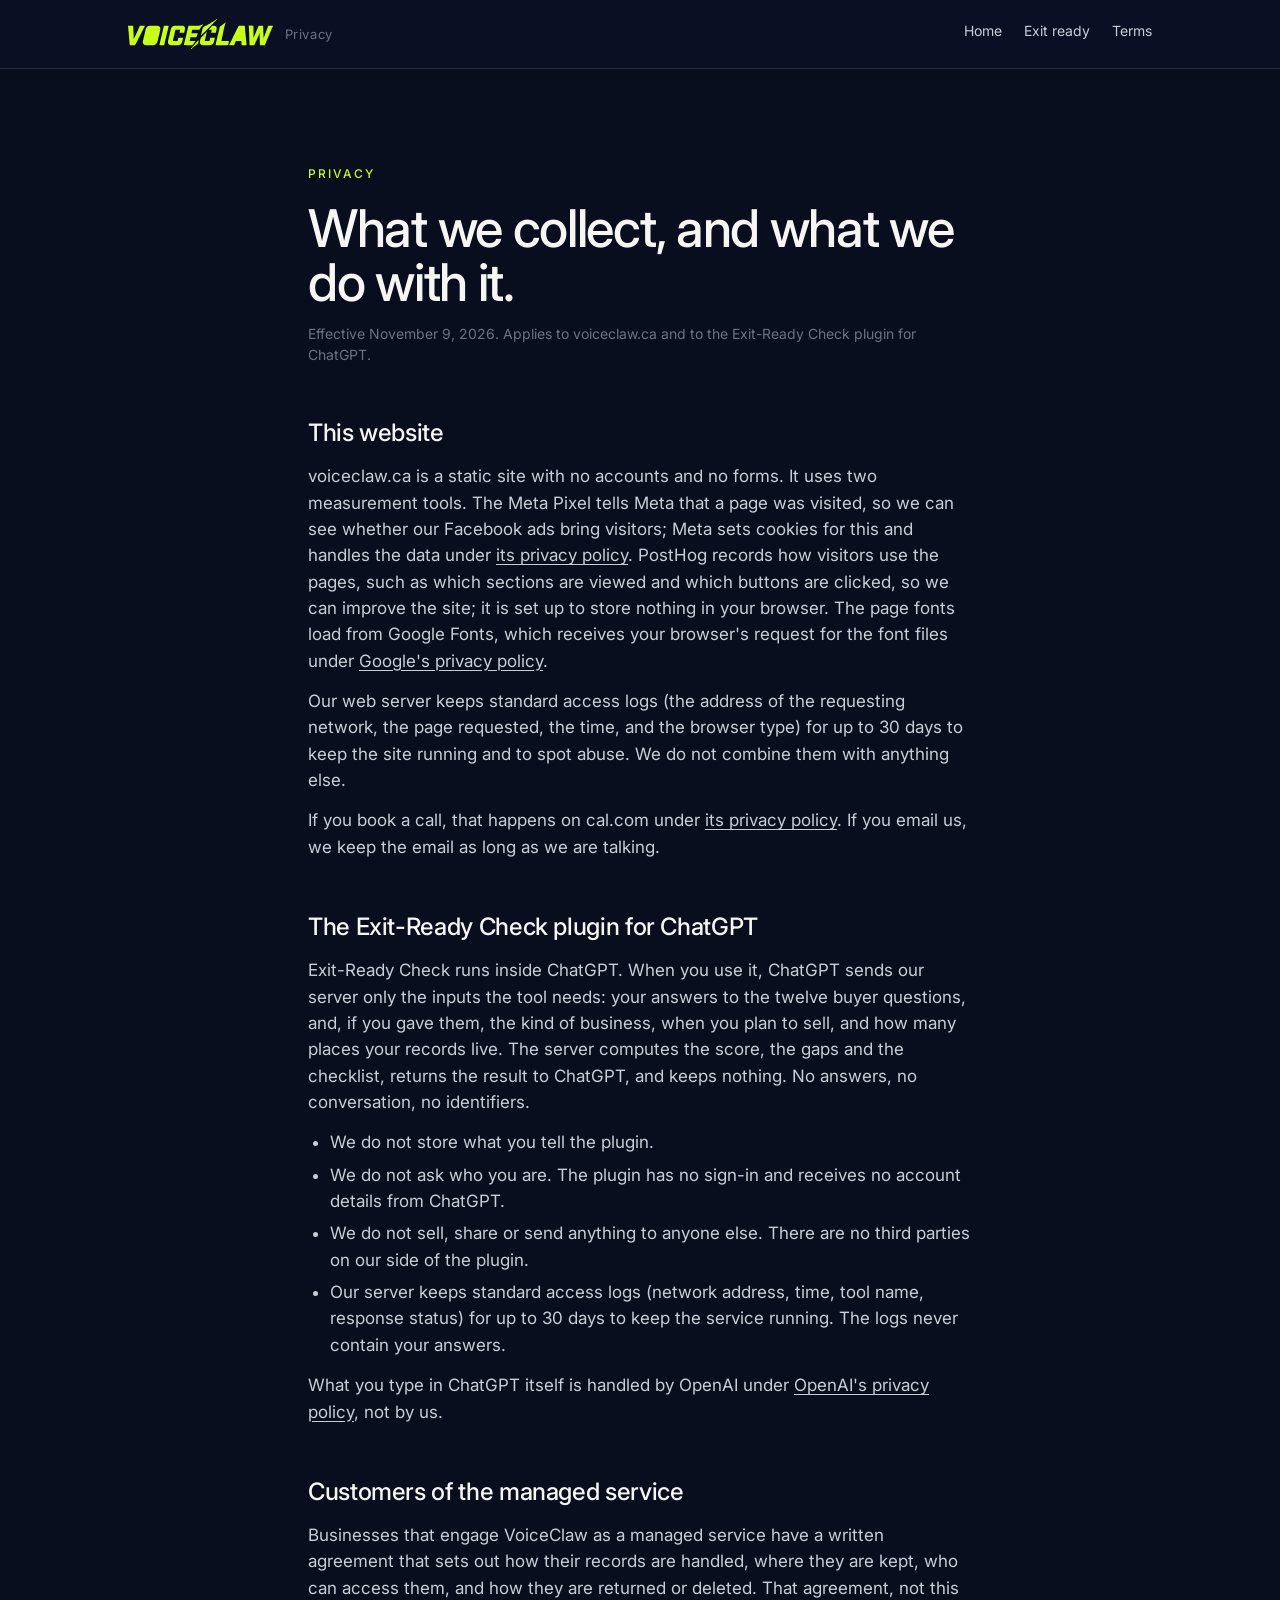
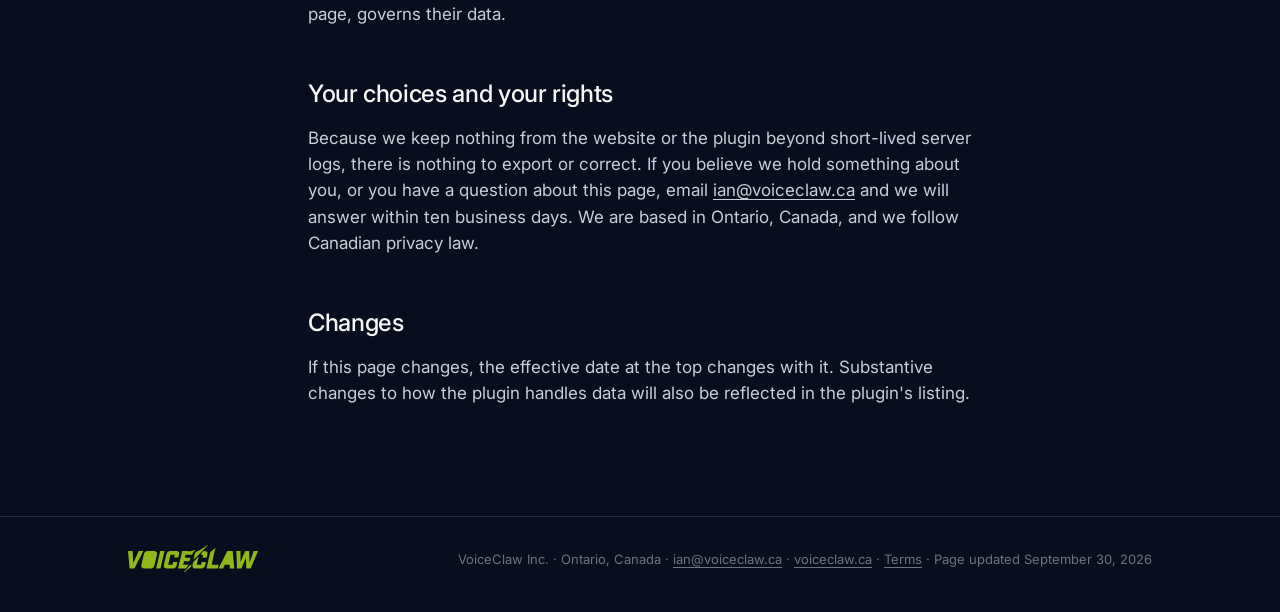
<file: privacy/index.html>
<!doctype html>
<html lang="en">
<head>
<meta charset="utf-8">
<meta name="viewport" content="width=device-width, initial-scale=1">
<title>Privacy. VoiceClaw.</title>
<meta name="description" content="What VoiceClaw collects on this website and in the Exit-Ready Check plugin for ChatGPT, what it does with it, and how to reach us.">
<link rel="canonical" href="https://voiceclaw.ca/privacy/">
<meta property="og:type" content="website">
<meta property="og:site_name" content="VoiceClaw">
<meta property="og:title" content="Privacy. VoiceClaw.">
<meta property="og:url" content="https://voiceclaw.ca/privacy/">
<meta property="og:image" content="https://voiceclaw.ca/assets/og-image.png">
<link rel="preconnect" href="https://fonts.googleapis.com">
<link rel="preconnect" href="https://fonts.gstatic.com" crossorigin>
<link href="https://fonts.googleapis.com/css2?family=Inter:wght@300;400;500;600&display=swap" rel="stylesheet">
<style>
  :root{
    --ground:#090E1F; --surface:#0F1629; --line:rgba(107,114,128,.28);
    --ink:#F6F7F4; --ink-2:#C9CED6; --muted:#6B7280; --accent:#C8FF1A; --max:760px; --gutter:clamp(20px,4vw,48px);
  }
  *{box-sizing:border-box}
  body{margin:0;background:var(--ground);color:var(--ink);font-family:Inter,system-ui,-apple-system,sans-serif;font-size:17px;line-height:1.55;-webkit-font-smoothing:antialiased}
  a{color:inherit;text-decoration:none}
  .wrap{max-width:var(--max);margin:0 auto;padding:0 var(--gutter)}
  nav{position:sticky;top:0;z-index:10;background:rgba(13,17,38,.82);backdrop-filter:blur(12px);border-bottom:1px solid var(--line)}
  nav .wrap{display:flex;align-items:center;justify-content:space-between;height:68px;gap:24px;max-width:1120px}
  .logo{display:inline-flex;align-items:center;gap:12px}
  .logo img{height:30px;display:block}
  .logo .sub{font-size:13px;color:var(--muted);letter-spacing:.04em}
  nav ul{list-style:none;margin:0;padding:0;display:flex;gap:22px;font-size:14px;color:var(--muted);white-space:nowrap}
  nav ul a:hover{color:var(--ink)}
  main{padding:clamp(56px,8vw,96px) 0}
  .kicker{display:block;font-size:12px;letter-spacing:.16em;text-transform:uppercase;color:var(--accent);margin-bottom:18px;font-weight:500}
  h1{margin:0 0 12px;font-weight:500;letter-spacing:-.025em;font-size:clamp(34px,5vw,52px);line-height:1.05}
  h2{margin:48px 0 12px;font-weight:500;letter-spacing:-.015em;font-size:24px}
  p,li{color:var(--ink-2)}
  p{margin:0 0 14px}
  ul{margin:0 0 14px;padding-left:22px}
  li{margin-bottom:6px}
  .muted{color:var(--muted);font-size:14px}
  main a{text-decoration:underline;text-underline-offset:3px}
  main a:hover{color:var(--accent)}
  footer{border-top:1px solid var(--line);padding:28px 0 40px;color:var(--muted);font-size:13px}
  footer .wrap{display:flex;justify-content:space-between;gap:16px;flex-wrap:wrap;align-items:center;max-width:1120px}
  footer .logo img{height:27px;opacity:.7}
  footer a:not(.logo){text-decoration:underline;text-underline-offset:3px}
  @media (max-width:720px){nav ul{display:none}}
</style>
</head>
<body>
<nav>
  <div class="wrap">
    <a class="logo" href="https://voiceclaw.ca/" aria-label="VoiceClaw"><img src="../assets/voiceclaw-logo.svg" alt="VoiceClaw"><span class="sub">Privacy</span></a>
    <ul>
      <li><a href="https://voiceclaw.ca/">Home</a></li>
      <li><a href="https://voiceclaw.ca/exit-ready/">Exit ready</a></li>
      <li><a href="https://voiceclaw.ca/terms/">Terms</a></li>
    </ul>
  </div>
</nav>

<main>
  <div class="wrap">
    <span class="kicker">Privacy</span>
    <h1>What we collect, and what we do with it.</h1>
    <p class="muted">Effective November 9, 2026. Applies to voiceclaw.ca and to the Exit-Ready Check plugin for ChatGPT.</p>

    <h2>This website</h2>
    <p>voiceclaw.ca is a static site with no accounts and no forms. It uses two measurement tools. The Meta Pixel tells Meta that a page was visited, so we can see whether our Facebook ads bring visitors; Meta sets cookies for this and handles the data under <a href="https://www.facebook.com/privacy/policy/">its privacy policy</a>. PostHog records how visitors use the pages, such as which sections are viewed and which buttons are clicked, so we can improve the site; it is set up to store nothing in your browser. The page fonts load from Google Fonts, which receives your browser's request for the font files under <a href="https://policies.google.com/privacy">Google's privacy policy</a>.</p>
    <p>Our web server keeps standard access logs (the address of the requesting network, the page requested, the time, and the browser type) for up to 30 days to keep the site running and to spot abuse. We do not combine them with anything else.</p>
    <p>If you book a call, that happens on cal.com under <a href="https://cal.com/privacy">its privacy policy</a>. If you email us, we keep the email as long as we are talking.</p>

    <h2>The Exit-Ready Check plugin for ChatGPT</h2>
    <p>Exit-Ready Check runs inside ChatGPT. When you use it, ChatGPT sends our server only the inputs the tool needs: your answers to the twelve buyer questions, and, if you gave them, the kind of business, when you plan to sell, and how many places your records live. The server computes the score, the gaps and the checklist, returns the result to ChatGPT, and keeps nothing. No answers, no conversation, no identifiers.</p>
    <ul>
      <li>We do not store what you tell the plugin.</li>
      <li>We do not ask who you are. The plugin has no sign-in and receives no account details from ChatGPT.</li>
      <li>We do not sell, share or send anything to anyone else. There are no third parties on our side of the plugin.</li>
      <li>Our server keeps standard access logs (network address, time, tool name, response status) for up to 30 days to keep the service running. The logs never contain your answers.</li>
    </ul>
    <p>What you type in ChatGPT itself is handled by OpenAI under <a href="https://openai.com/policies/privacy-policy">OpenAI's privacy policy</a>, not by us.</p>

    <h2>Customers of the managed service</h2>
    <p>Businesses that engage VoiceClaw as a managed service have a written agreement that sets out how their records are handled, where they are kept, who can access them, and how they are returned or deleted. That agreement, not this page, governs their data.</p>

    <h2>Your choices and your rights</h2>
    <p>Because we keep nothing from the website or the plugin beyond short-lived server logs, there is nothing to export or correct. If you believe we hold something about you, or you have a question about this page, email <a href="mailto:ian@voiceclaw.ca">ian@voiceclaw.ca</a> and we will answer within ten business days. We are based in Ontario, Canada, and we follow Canadian privacy law.</p>

    <h2>Changes</h2>
    <p>If this page changes, the effective date at the top changes with it. Substantive changes to how the plugin handles data will also be reflected in the plugin's listing.</p>
  </div>
</main>

<footer>
  <div class="wrap">
    <a class="logo" href="https://voiceclaw.ca/" aria-label="VoiceClaw"><img src="../assets/voiceclaw-logo.svg" alt="VoiceClaw"></a>
    <span>VoiceClaw Inc. · Ontario, Canada · <a href="mailto:ian@voiceclaw.ca">ian@voiceclaw.ca</a> · <a href="https://voiceclaw.ca/">voiceclaw.ca</a> · <a href="https://voiceclaw.ca/terms/">Terms</a> · Page updated <time datetime="2026-09-30">September 30, 2026</time></span>
  </div>
</footer>
</body>
</html>
</file>
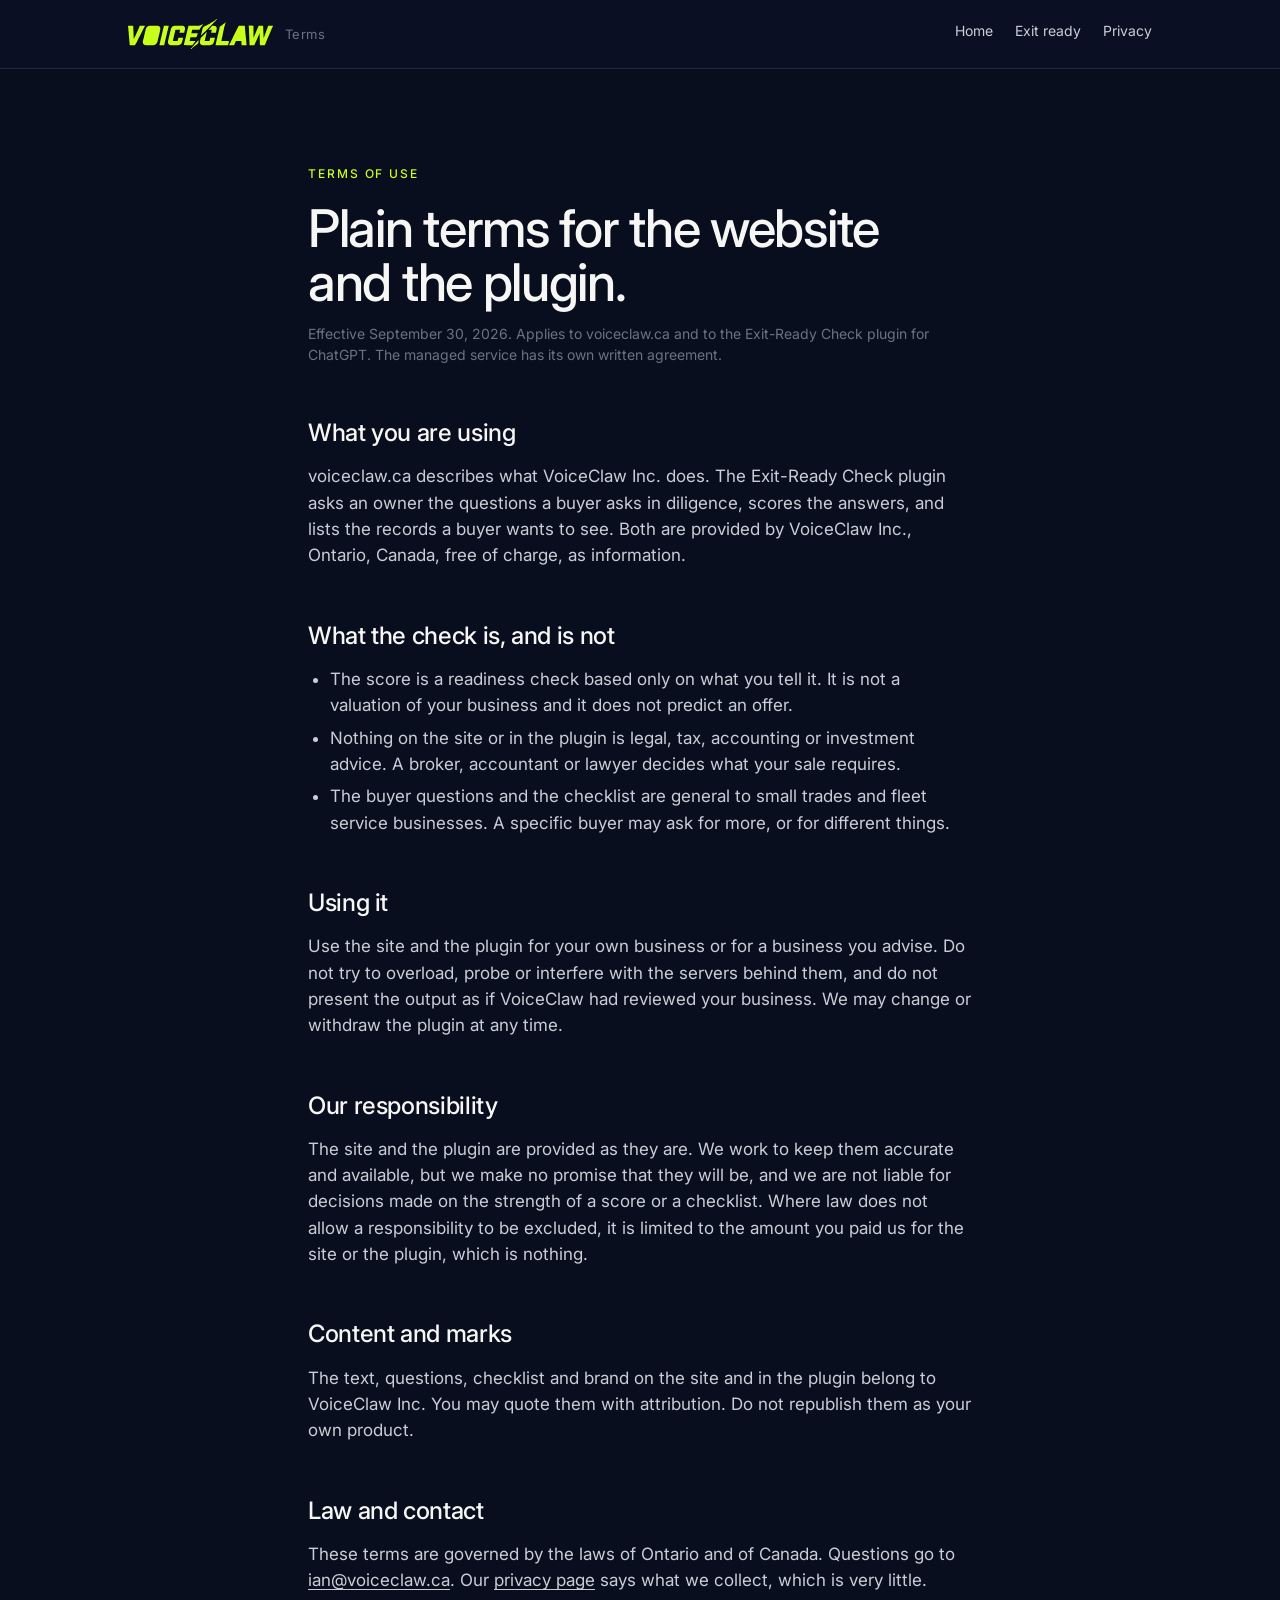
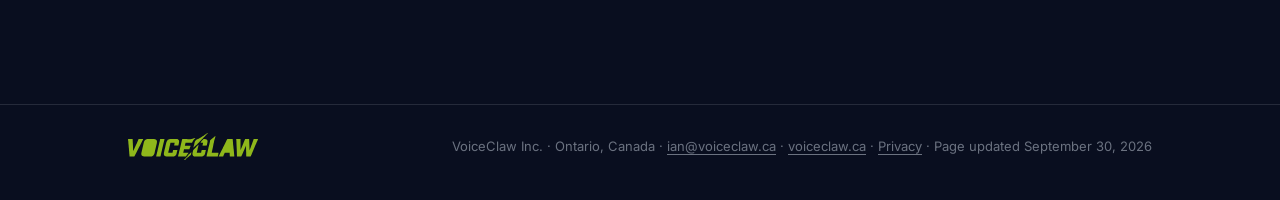
<file: terms/index.html>
<!doctype html>
<html lang="en">
<head>
<meta charset="utf-8">
<meta name="viewport" content="width=device-width, initial-scale=1">
<title>Terms. VoiceClaw.</title>
<meta name="description" content="Terms of use for voiceclaw.ca and the Exit-Ready Check plugin for ChatGPT.">
<link rel="canonical" href="https://voiceclaw.ca/terms/">
<meta property="og:type" content="website">
<meta property="og:site_name" content="VoiceClaw">
<meta property="og:title" content="Terms. VoiceClaw.">
<meta property="og:url" content="https://voiceclaw.ca/terms/">
<meta property="og:image" content="https://voiceclaw.ca/assets/og-image.png">
<link rel="preconnect" href="https://fonts.googleapis.com">
<link rel="preconnect" href="https://fonts.gstatic.com" crossorigin>
<link href="https://fonts.googleapis.com/css2?family=Inter:wght@300;400;500;600&display=swap" rel="stylesheet">
<style>
  :root{
    --ground:#090E1F; --surface:#0F1629; --line:rgba(107,114,128,.28);
    --ink:#F6F7F4; --ink-2:#C9CED6; --muted:#6B7280; --accent:#C8FF1A; --max:760px; --gutter:clamp(20px,4vw,48px);
  }
  *{box-sizing:border-box}
  body{margin:0;background:var(--ground);color:var(--ink);font-family:Inter,system-ui,-apple-system,sans-serif;font-size:17px;line-height:1.55;-webkit-font-smoothing:antialiased}
  a{color:inherit;text-decoration:none}
  .wrap{max-width:var(--max);margin:0 auto;padding:0 var(--gutter)}
  nav{position:sticky;top:0;z-index:10;background:rgba(13,17,38,.82);backdrop-filter:blur(12px);border-bottom:1px solid var(--line)}
  nav .wrap{display:flex;align-items:center;justify-content:space-between;height:68px;gap:24px;max-width:1120px}
  .logo{display:inline-flex;align-items:center;gap:12px}
  .logo img{height:30px;display:block}
  .logo .sub{font-size:13px;color:var(--muted);letter-spacing:.04em}
  nav ul{list-style:none;margin:0;padding:0;display:flex;gap:22px;font-size:14px;color:var(--muted);white-space:nowrap}
  nav ul a:hover{color:var(--ink)}
  main{padding:clamp(56px,8vw,96px) 0}
  .kicker{display:block;font-size:12px;letter-spacing:.16em;text-transform:uppercase;color:var(--accent);margin-bottom:18px;font-weight:500}
  h1{margin:0 0 12px;font-weight:500;letter-spacing:-.025em;font-size:clamp(34px,5vw,52px);line-height:1.05}
  h2{margin:48px 0 12px;font-weight:500;letter-spacing:-.015em;font-size:24px}
  p,li{color:var(--ink-2)}
  p{margin:0 0 14px}
  ul{margin:0 0 14px;padding-left:22px}
  li{margin-bottom:6px}
  .muted{color:var(--muted);font-size:14px}
  main a{text-decoration:underline;text-underline-offset:3px}
  main a:hover{color:var(--accent)}
  footer{border-top:1px solid var(--line);padding:28px 0 40px;color:var(--muted);font-size:13px}
  footer .wrap{display:flex;justify-content:space-between;gap:16px;flex-wrap:wrap;align-items:center;max-width:1120px}
  footer .logo img{height:27px;opacity:.7}
  footer a:not(.logo){text-decoration:underline;text-underline-offset:3px}
  @media (max-width:720px){nav ul{display:none}}
</style>
</head>
<body>
<nav>
  <div class="wrap">
    <a class="logo" href="https://voiceclaw.ca/" aria-label="VoiceClaw"><img src="../assets/voiceclaw-logo.svg" alt="VoiceClaw"><span class="sub">Terms</span></a>
    <ul>
      <li><a href="https://voiceclaw.ca/">Home</a></li>
      <li><a href="https://voiceclaw.ca/exit-ready/">Exit ready</a></li>
      <li><a href="https://voiceclaw.ca/privacy/">Privacy</a></li>
    </ul>
  </div>
</nav>

<main>
  <div class="wrap">
    <span class="kicker">Terms of use</span>
    <h1>Plain terms for the website and the plugin.</h1>
    <p class="muted">Effective September 30, 2026. Applies to voiceclaw.ca and to the Exit-Ready Check plugin for ChatGPT. The managed service has its own written agreement.</p>

    <h2>What you are using</h2>
    <p>voiceclaw.ca describes what VoiceClaw Inc. does. The Exit-Ready Check plugin asks an owner the questions a buyer asks in diligence, scores the answers, and lists the records a buyer wants to see. Both are provided by VoiceClaw Inc., Ontario, Canada, free of charge, as information.</p>

    <h2>What the check is, and is not</h2>
    <ul>
      <li>The score is a readiness check based only on what you tell it. It is not a valuation of your business and it does not predict an offer.</li>
      <li>Nothing on the site or in the plugin is legal, tax, accounting or investment advice. A broker, accountant or lawyer decides what your sale requires.</li>
      <li>The buyer questions and the checklist are general to small trades and fleet service businesses. A specific buyer may ask for more, or for different things.</li>
    </ul>

    <h2>Using it</h2>
    <p>Use the site and the plugin for your own business or for a business you advise. Do not try to overload, probe or interfere with the servers behind them, and do not present the output as if VoiceClaw had reviewed your business. We may change or withdraw the plugin at any time.</p>

    <h2>Our responsibility</h2>
    <p>The site and the plugin are provided as they are. We work to keep them accurate and available, but we make no promise that they will be, and we are not liable for decisions made on the strength of a score or a checklist. Where law does not allow a responsibility to be excluded, it is limited to the amount you paid us for the site or the plugin, which is nothing.</p>

    <h2>Content and marks</h2>
    <p>The text, questions, checklist and brand on the site and in the plugin belong to VoiceClaw Inc. You may quote them with attribution. Do not republish them as your own product.</p>

    <h2>Law and contact</h2>
    <p>These terms are governed by the laws of Ontario and of Canada. Questions go to <a href="mailto:ian@voiceclaw.ca">ian@voiceclaw.ca</a>. Our <a href="https://voiceclaw.ca/privacy/">privacy page</a> says what we collect, which is very little.</p>
  </div>
</main>

<footer>
  <div class="wrap">
    <a class="logo" href="https://voiceclaw.ca/" aria-label="VoiceClaw"><img src="../assets/voiceclaw-logo.svg" alt="VoiceClaw"></a>
    <span>VoiceClaw Inc. · Ontario, Canada · <a href="mailto:ian@voiceclaw.ca">ian@voiceclaw.ca</a> · <a href="https://voiceclaw.ca/">voiceclaw.ca</a> · <a href="https://voiceclaw.ca/privacy/">Privacy</a> · Page updated <time datetime="2026-09-30">September 30, 2026</time></span>
  </div>
</footer>
</body>
</html>
</file>
